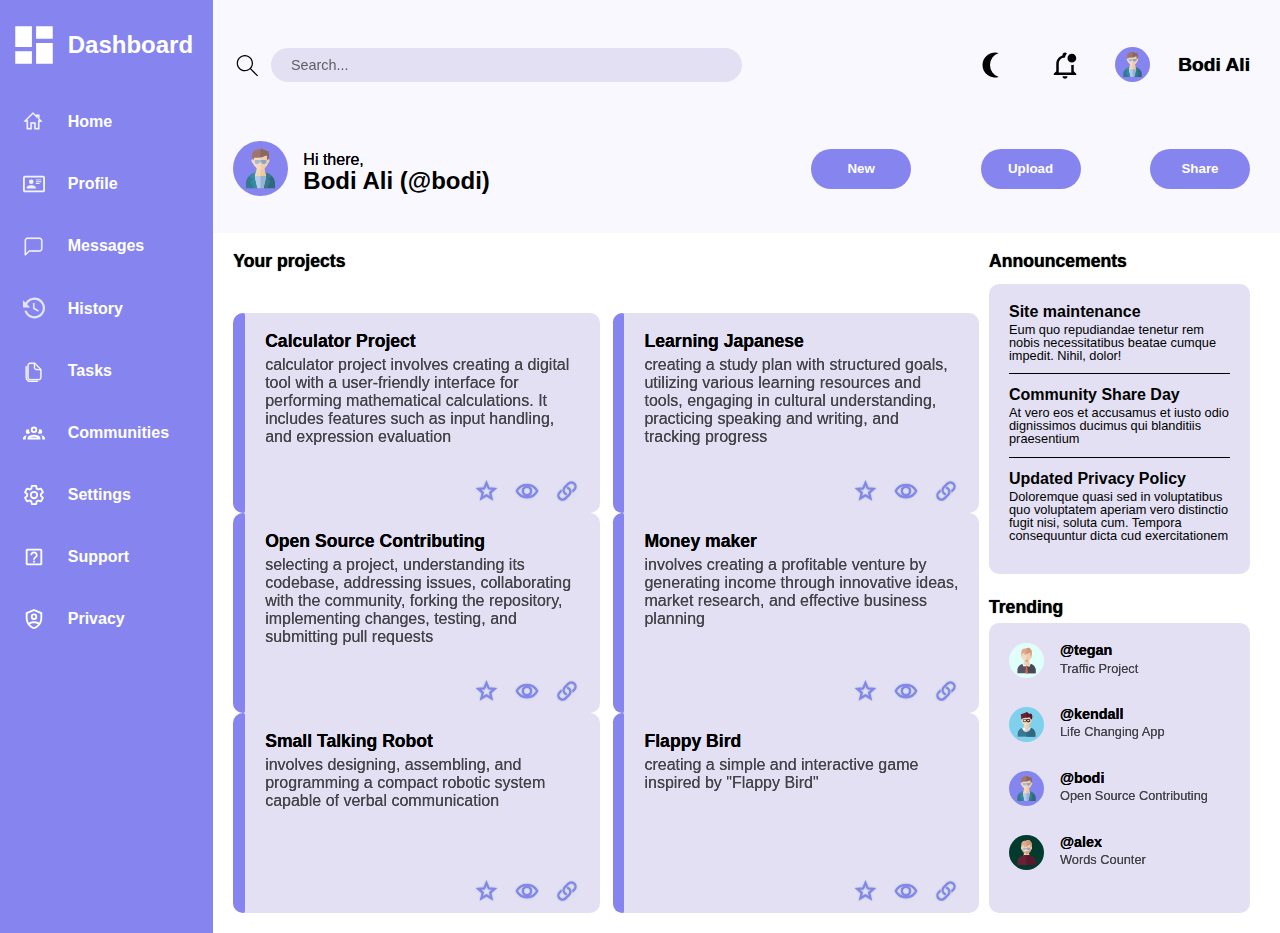
<file: index.html>
<!DOCTYPE html>
<html class="light" lang="en">
  <head>
    <meta charset="UTF-8" />
    <meta name="viewport" content="width=device-width, initial-scale=1.0" />
    <link rel="stylesheet" href="reset.css" />
    <link rel="stylesheet" href="style.css" />
    <link rel="stylesheet" href="media.css" />
    <link rel="icon" href="./images/dashboard.png" />
    <title>Admin Dashboard</title>
  </head>
  <body>
    <div class="container">
      <header>
        <div class="header-row">
          <svg class="header-icons magnify" xmlns="http://www.w3.org/2000/svg" viewBox="0 0 24 24">
            <path
              d="M9.5,4C13.09,4 16,6.91 16,10.5C16,12.12 15.41,13.6 14.43,14.73L20.08,20.38L19.37,21.09L13.72,15.44C12.59,16.41 11.11,17 9.5,17C5.91,17 3,14.09 3,10.5C3,6.91 5.91,4 9.5,4M9.5,5C6.46,5 4,7.46 4,10.5C4,13.54 6.46,16 9.5,16C12.54,16 15,13.54 15,10.5C15,7.46 12.54,5 9.5,5Z"
            />
          </svg>
          <div class="search-bar"><span>Search...</span></div>
        </div>

        <div class="header-row">
          <svg class="header-icons moon" xmlns="http://www.w3.org/2000/svg" viewBox="0 0 24 24">
            <path d="M2 12A10 10 0 0 0 15 21.54A10 10 0 0 1 15 2.46A10 10 0 0 0 2 12Z" />
          </svg>
          <svg class="header-icons bell" xmlns="http://www.w3.org/2000/svg" viewBox="0 0 24 24">
            <path
              d="M19 17V11.8C18.5 11.9 18 12 17.5 12H17V18H7V11C7 8.2 9.2 6 12 6C12.1 4.7 12.7 3.6 13.5 2.7C13.2 2.3 12.6 2 12 2C10.9 2 10 2.9 10 4V4.3C7 5.2 5 7.9 5 11V17L3 19V20H21V19L19 17M10 21C10 22.1 10.9 23 12 23S14 22.1 14 21H10M21 6.5C21 8.4 19.4 10 17.5 10S14 8.4 14 6.5 15.6 3 17.5 3 21 4.6 21 6.5"
            />
          </svg>
          <svg
            class="avatar-one"
            version="1.1"
            id="Layer_1"
            xmlns="http://www.w3.org/2000/svg"
            xmlns:xlink="http://www.w3.org/1999/xlink"
            viewBox="-64.88 -64.88 454.14 454.14"
            xml:space="preserve"
            width="216px"
            height="216px"
            fill="#ffffff"
            stroke="#ffffff"
            stroke-width="0.0032438500000000004"
            transform="matrix(1, 0, 0, 1, 0, 0)rotate(0)"
          >
            <g id="SVGRepo_bgCarrier" stroke-width="0" transform="translate(0,0), scale(1)">
              <rect
                x="-64.88"
                y="-64.88"
                width="454.14"
                height="454.14"
                rx="227.07"
                fill="#8685EF"
                strokewidth="0"
              ></rect>
            </g>
            <g
              id="SVGRepo_tracerCarrier"
              stroke-linecap="round"
              stroke-linejoin="round"
              stroke="#CCCCCC"
              stroke-width="3.8926199999999995"
            ></g>
            <g id="SVGRepo_iconCarrier">
              <g id="XMLID_1093_">
                <g id="XMLID_1094_">
                  <g id="XMLID_1304_">
                    <path
                      id="XMLID_1305_"
                      style="fill: #f3d8b6"
                      d="M245.381,228.832c-18.667-6.681-51.458-11.736-51.458-81.376h-29.23h-5.002 h-29.23c0,69.64-32.791,74.695-51.458,81.376c0,47.368,68.832,48.824,80.688,53.239v1.537c0,0,0.922-0.188,2.501-0.68 c1.579,0.492,2.501,0.68,2.501,0.68v-1.537C176.549,277.657,245.381,276.2,245.381,228.832z"
                    ></path>
                  </g>
                  <path
                    id="XMLID_1306_"
                    style="fill: #eec8a2"
                    d="M193.923,147.457h-29.23h-2.417v135.497c1.526,0.472,2.417,0.654,2.417,0.654 v-1.537c11.856-4.415,80.688-5.871,80.688-53.239C226.714,222.152,193.923,217.097,193.923,147.457z"
                  ></path>
                </g>
                <g id="XMLID_1307_">
                  <g id="XMLID_1308_">
                    <path
                      id="XMLID_1309_"
                      style="fill: #f3dbc4"
                      d="M162.194,169.619c-27.454,0-48.409-23.119-57.799-40.456 s-15.888-79.445,4.34-106.897c19.808-26.883,53.459-13.838,53.459-13.838s33.649-13.045,53.458,13.838 c20.226,27.452,13.726,89.56,4.335,106.897C210.595,146.5,189.643,169.619,162.194,169.619z"
                    ></path>
                  </g>
                  <path
                    id="XMLID_1310_"
                    style="fill: #edceae"
                    d="M215.653,22.266C196.395-3.867,164.065,7.729,162.276,8.397v161.22 c27.408-0.046,48.329-23.135,57.712-40.454C229.378,111.826,235.879,49.719,215.653,22.266z"
                  ></path>
                </g>
                <g id="XMLID_1311_">
                  <ellipse
                    id="XMLID_65_"
                    transform="matrix(0.3543 -0.9351 0.9351 0.3543 49.5754 275.6114)"
                    style="fill: #edceae"
                    cx="224.366"
                    cy="101.907"
                    rx="17.187"
                    ry="10.048"
                  ></ellipse>
                  <ellipse
                    id="XMLID_64_"
                    transform="matrix(0.3543 0.9351 -0.9351 0.3543 159.8797 -27.7212)"
                    style="fill: #f3dbc4"
                    cx="100.014"
                    cy="101.913"
                    rx="17.187"
                    ry="10.048"
                  ></ellipse>
                </g>
                <g id="XMLID_1312_">
                  <g id="XMLID_1313_">
                    <path
                      id="XMLID_1314_"
                      style="fill: #a7b8d4"
                      d="M204.186,91.841h-27.689c-1.185,0-2.356,0.243-3.431,0.713l-10.874,3.873 l-10.874-3.873c-1.075-0.47-2.246-0.713-3.431-0.713h-27.688c-5.509,0-7.411,9.474-7.411,9.474 c0,12.532,9.191,22.692,23.756,22.692c8.882,0,17.409-9.44,22.649-17.081h6c5.24,7.641,13.768,17.081,22.649,17.081 c14.565,0,23.756-10.16,23.756-22.692C211.597,101.315,209.696,91.841,204.186,91.841z"
                    ></path>
                  </g>
                  <path
                    id="XMLID_1315_"
                    style="fill: #8aa4c2"
                    d="M204.186,91.841h-27.689c-1.185,0-2.356,0.243-3.431,0.713l-10.791,3.843v10.529 h2.917c5.24,7.641,13.768,17.081,22.649,17.081c14.565,0,23.756-10.16,23.756-22.692 C211.597,101.315,209.696,91.841,204.186,91.841z"
                  ></path>
                </g>
                <g id="XMLID_1316_">
                  <path
                    id="XMLID_1319_"
                    style="fill: #a0756f"
                    d="M218.585,18.112c-2.16,0.019-25.469-13.121-41.382-16.355 c-18.766-3.814-18.777-0.529-26.02,1.516C134.348-9.076,92.679,27.924,92.679,35.568c0,37.112-2.768,40.697,1.715,53.646 s8.466,23.407,8.466,23.407s2.988,9.819,2.988-10.697c0-55.843,2.805-3.574,100.009-46.537 c19.157-8.467,9.145,19.96,11.137,40.379s2.988,16.854,2.988,16.854s3.984-10.458,8.466-23.407 C232.931,76.265,237.937,17.942,218.585,18.112z"
                  ></path>
                  <path
                    id="XMLID_1322_"
                    style="fill: #8c6762"
                    d="M218.585,18.112c-2.16,0.019-25.469-13.121-41.382-16.355 c-7.314-1.487-11.773-1.892-14.928-1.716v70.406c11.865-2.755,26.208-7.381,43.581-15.06c19.157-8.467,9.145,19.96,11.137,40.379 c1.992,20.419,2.988,16.854,2.988,16.854s3.984-10.458,8.466-23.407C232.931,76.265,237.937,17.942,218.585,18.112z"
                  ></path>
                </g>
                <g id="XMLID_1323_">
                  <rect
                    id="XMLID_51_"
                    x="105.138"
                    y="223.924"
                    style="fill: #b7cae9"
                    width="114.108"
                    height="100.325"
                  ></rect>
                  <rect
                    id="XMLID_1324_"
                    x="162.276"
                    y="223.924"
                    style="fill: #96b3d4"
                    width="56.971"
                    height="100.325"
                  ></rect>
                </g>
                <g id="XMLID_1325_">
                  <g id="XMLID_1326_">
                    <path
                      id="XMLID_46_"
                      style="fill: #367992"
                      d="M82.285,212.791c6.042-3.641,19.69-7.43,26.844-9.196 c5.953-1.488,3.486,14.829,5.684,35.763c2.277,21.677,19.285,85.027,19.285,85.027H41.681v-40.681 C41.681,253.273,59.058,226.741,82.285,212.791z"
                    ></path>
                    <path
                      id="XMLID_43_"
                      style="fill: #358ba2"
                      d="M123.096,193.924c0,0-32.452,8.501-39.684,18.626 c-7.232,10.124-11.571,23.865-11.571,23.865l28.204,10.124l-20.887,20.344l28.15,57.366h26.791c0,0-20.207-72.454-20.67-97.992 C113.277,217.89,123.096,193.924,123.096,193.924z"
                    ></path>
                  </g>
                  <g id="XMLID_1327_">
                    <path
                      id="XMLID_1332_"
                      style="fill: #2f697e"
                      d="M242.099,212.791c-6.042-3.641-19.69-7.43-26.844-9.196 c-5.953-1.488-3.486,14.829-5.684,35.763c-2.277,21.677-19.285,85.027-19.285,85.027h92.418v-40.681 C282.704,253.273,265.327,226.741,242.099,212.791z"
                    ></path>
                    <path
                      id="XMLID_1335_"
                      style="fill: #367992"
                      d="M201.289,193.924c0,0,32.452,8.501,39.684,18.626 c7.232,10.124,11.571,23.865,11.571,23.865l-28.204,10.124l20.887,20.344l-28.15,57.366h-26.791c0,0,20.207-72.454,20.669-97.992 C211.107,217.89,201.289,193.924,201.289,193.924z"
                    ></path>
                  </g>
                </g>
                <g id="XMLID_1336_">
                  <ellipse
                    id="XMLID_33_"
                    transform="matrix(0.3543 -0.9351 0.9351 0.3543 49.5754 275.6114)"
                    style="fill: #edceae"
                    cx="224.366"
                    cy="101.907"
                    rx="17.187"
                    ry="10.048"
                  ></ellipse>
                  <ellipse
                    id="XMLID_32_"
                    transform="matrix(0.3543 0.9351 -0.9351 0.3543 159.8797 -27.7212)"
                    style="fill: #f3dbc4"
                    cx="100.014"
                    cy="101.913"
                    rx="17.187"
                    ry="10.048"
                  ></ellipse>
                </g>
              </g>
            </g>
          </svg>
          <span>Bodi Ali</span>
        </div>
        <div class="header-row">
          <svg
            class="avatar-two"
            version="1.1"
            id="Layer_1"
            xmlns="http://www.w3.org/2000/svg"
            xmlns:xlink="http://www.w3.org/1999/xlink"
            viewBox="-64.88 -64.88 454.14 454.14"
            xml:space="preserve"
            width="216px"
            height="216px"
            fill="#ffffff"
            stroke="#ffffff"
            stroke-width="0.0032438500000000004"
            transform="matrix(1, 0, 0, 1, 0, 0)rotate(0)"
          >
            <g id="SVGRepo_bgCarrier" stroke-width="0" transform="translate(0,0), scale(1)">
              <rect
                x="-64.88"
                y="-64.88"
                width="454.14"
                height="454.14"
                rx="227.07"
                fill="#8685EF"
                strokewidth="0"
              ></rect>
            </g>
            <g
              id="SVGRepo_tracerCarrier"
              stroke-linecap="round"
              stroke-linejoin="round"
              stroke="#CCCCCC"
              stroke-width="3.8926199999999995"
            ></g>
            <g id="SVGRepo_iconCarrier">
              <g id="XMLID_1093_">
                <g id="XMLID_1094_">
                  <g id="XMLID_1304_">
                    <path
                      id="XMLID_1305_"
                      style="fill: #f3d8b6"
                      d="M245.381,228.832c-18.667-6.681-51.458-11.736-51.458-81.376h-29.23h-5.002 h-29.23c0,69.64-32.791,74.695-51.458,81.376c0,47.368,68.832,48.824,80.688,53.239v1.537c0,0,0.922-0.188,2.501-0.68 c1.579,0.492,2.501,0.68,2.501,0.68v-1.537C176.549,277.657,245.381,276.2,245.381,228.832z"
                    ></path>
                  </g>
                  <path
                    id="XMLID_1306_"
                    style="fill: #eec8a2"
                    d="M193.923,147.457h-29.23h-2.417v135.497c1.526,0.472,2.417,0.654,2.417,0.654 v-1.537c11.856-4.415,80.688-5.871,80.688-53.239C226.714,222.152,193.923,217.097,193.923,147.457z"
                  ></path>
                </g>
                <g id="XMLID_1307_">
                  <g id="XMLID_1308_">
                    <path
                      id="XMLID_1309_"
                      style="fill: #f3dbc4"
                      d="M162.194,169.619c-27.454,0-48.409-23.119-57.799-40.456 s-15.888-79.445,4.34-106.897c19.808-26.883,53.459-13.838,53.459-13.838s33.649-13.045,53.458,13.838 c20.226,27.452,13.726,89.56,4.335,106.897C210.595,146.5,189.643,169.619,162.194,169.619z"
                    ></path>
                  </g>
                  <path
                    id="XMLID_1310_"
                    style="fill: #edceae"
                    d="M215.653,22.266C196.395-3.867,164.065,7.729,162.276,8.397v161.22 c27.408-0.046,48.329-23.135,57.712-40.454C229.378,111.826,235.879,49.719,215.653,22.266z"
                  ></path>
                </g>
                <g id="XMLID_1311_">
                  <ellipse
                    id="XMLID_65_"
                    transform="matrix(0.3543 -0.9351 0.9351 0.3543 49.5754 275.6114)"
                    style="fill: #edceae"
                    cx="224.366"
                    cy="101.907"
                    rx="17.187"
                    ry="10.048"
                  ></ellipse>
                  <ellipse
                    id="XMLID_64_"
                    transform="matrix(0.3543 0.9351 -0.9351 0.3543 159.8797 -27.7212)"
                    style="fill: #f3dbc4"
                    cx="100.014"
                    cy="101.913"
                    rx="17.187"
                    ry="10.048"
                  ></ellipse>
                </g>
                <g id="XMLID_1312_">
                  <g id="XMLID_1313_">
                    <path
                      id="XMLID_1314_"
                      style="fill: #a7b8d4"
                      d="M204.186,91.841h-27.689c-1.185,0-2.356,0.243-3.431,0.713l-10.874,3.873 l-10.874-3.873c-1.075-0.47-2.246-0.713-3.431-0.713h-27.688c-5.509,0-7.411,9.474-7.411,9.474 c0,12.532,9.191,22.692,23.756,22.692c8.882,0,17.409-9.44,22.649-17.081h6c5.24,7.641,13.768,17.081,22.649,17.081 c14.565,0,23.756-10.16,23.756-22.692C211.597,101.315,209.696,91.841,204.186,91.841z"
                    ></path>
                  </g>
                  <path
                    id="XMLID_1315_"
                    style="fill: #8aa4c2"
                    d="M204.186,91.841h-27.689c-1.185,0-2.356,0.243-3.431,0.713l-10.791,3.843v10.529 h2.917c5.24,7.641,13.768,17.081,22.649,17.081c14.565,0,23.756-10.16,23.756-22.692 C211.597,101.315,209.696,91.841,204.186,91.841z"
                  ></path>
                </g>
                <g id="XMLID_1316_">
                  <path
                    id="XMLID_1319_"
                    style="fill: #a0756f"
                    d="M218.585,18.112c-2.16,0.019-25.469-13.121-41.382-16.355 c-18.766-3.814-18.777-0.529-26.02,1.516C134.348-9.076,92.679,27.924,92.679,35.568c0,37.112-2.768,40.697,1.715,53.646 s8.466,23.407,8.466,23.407s2.988,9.819,2.988-10.697c0-55.843,2.805-3.574,100.009-46.537 c19.157-8.467,9.145,19.96,11.137,40.379s2.988,16.854,2.988,16.854s3.984-10.458,8.466-23.407 C232.931,76.265,237.937,17.942,218.585,18.112z"
                  ></path>
                  <path
                    id="XMLID_1322_"
                    style="fill: #8c6762"
                    d="M218.585,18.112c-2.16,0.019-25.469-13.121-41.382-16.355 c-7.314-1.487-11.773-1.892-14.928-1.716v70.406c11.865-2.755,26.208-7.381,43.581-15.06c19.157-8.467,9.145,19.96,11.137,40.379 c1.992,20.419,2.988,16.854,2.988,16.854s3.984-10.458,8.466-23.407C232.931,76.265,237.937,17.942,218.585,18.112z"
                  ></path>
                </g>
                <g id="XMLID_1323_">
                  <rect
                    id="XMLID_51_"
                    x="105.138"
                    y="223.924"
                    style="fill: #b7cae9"
                    width="114.108"
                    height="100.325"
                  ></rect>
                  <rect
                    id="XMLID_1324_"
                    x="162.276"
                    y="223.924"
                    style="fill: #96b3d4"
                    width="56.971"
                    height="100.325"
                  ></rect>
                </g>
                <g id="XMLID_1325_">
                  <g id="XMLID_1326_">
                    <path
                      id="XMLID_46_"
                      style="fill: #367992"
                      d="M82.285,212.791c6.042-3.641,19.69-7.43,26.844-9.196 c5.953-1.488,3.486,14.829,5.684,35.763c2.277,21.677,19.285,85.027,19.285,85.027H41.681v-40.681 C41.681,253.273,59.058,226.741,82.285,212.791z"
                    ></path>
                    <path
                      id="XMLID_43_"
                      style="fill: #358ba2"
                      d="M123.096,193.924c0,0-32.452,8.501-39.684,18.626 c-7.232,10.124-11.571,23.865-11.571,23.865l28.204,10.124l-20.887,20.344l28.15,57.366h26.791c0,0-20.207-72.454-20.67-97.992 C113.277,217.89,123.096,193.924,123.096,193.924z"
                    ></path>
                  </g>
                  <g id="XMLID_1327_">
                    <path
                      id="XMLID_1332_"
                      style="fill: #2f697e"
                      d="M242.099,212.791c-6.042-3.641-19.69-7.43-26.844-9.196 c-5.953-1.488-3.486,14.829-5.684,35.763c-2.277,21.677-19.285,85.027-19.285,85.027h92.418v-40.681 C282.704,253.273,265.327,226.741,242.099,212.791z"
                    ></path>
                    <path
                      id="XMLID_1335_"
                      style="fill: #367992"
                      d="M201.289,193.924c0,0,32.452,8.501,39.684,18.626 c7.232,10.124,11.571,23.865,11.571,23.865l-28.204,10.124l20.887,20.344l-28.15,57.366h-26.791c0,0,20.207-72.454,20.669-97.992 C211.107,217.89,201.289,193.924,201.289,193.924z"
                    ></path>
                  </g>
                </g>
                <g id="XMLID_1336_">
                  <ellipse
                    id="XMLID_33_"
                    transform="matrix(0.3543 -0.9351 0.9351 0.3543 49.5754 275.6114)"
                    style="fill: #edceae"
                    cx="224.366"
                    cy="101.907"
                    rx="17.187"
                    ry="10.048"
                  ></ellipse>
                  <ellipse
                    id="XMLID_32_"
                    transform="matrix(0.3543 0.9351 -0.9351 0.3543 159.8797 -27.7212)"
                    style="fill: #f3dbc4"
                    cx="100.014"
                    cy="101.913"
                    rx="17.187"
                    ry="10.048"
                  ></ellipse>
                </g>
              </g>
            </g>
          </svg>
          <span
            >Hi there, <br />
            Bodi Ali (@bodi)</span
          >
        </div>
        <div class="header-row">
          <button>New</button>
          <button>Upload</button>
          <button>Share</button>
        </div>
      </header>
      <aside>
        <svg class="side-icon" xmlns="http://www.w3.org/2000/svg" viewBox="0 0 24 24">
          <path
            d="M13,3V9H21V3M13,21H21V11H13M3,21H11V15H3M3,13H11V3H3V13Z"
            fill="white"
            stroke="white"
            stroke-width="0"
          />
        </svg>
        <span>Dashboard</span>

        <svg class="side-icons" xmlns="http://www.w3.org/2000/svg" viewBox="0 0 24 24">
          <path
            d="M16,8.41L11.5,3.91L4.41,11H6V12L6,19H9V13H14V19H17V11H18.59L17,9.41V6H16V8.41M2,12L11.5,2.5L15,6V5H18V9L21,12H18V20H13V14H10V20H5V12H2Z"
            fill="white"
            stroke="white"
            stroke-width="0.5"
          />
        </svg>
        <span>Home</span>
        <svg class="side-icons" xmlns="http://www.w3.org/2000/svg" viewBox="0 0 24 24">
          <path
            d="M22,3H2C0.91,3.04 0.04,3.91 0,5V19C0.04,20.09 0.91,20.96 2,21H22C23.09,20.96 23.96,20.09 24,19V5C23.96,3.91 23.09,3.04 22,3M22,19H2V5H22V19M14,17V15.75C14,14.09 10.66,13.25 9,13.25C7.34,13.25 4,14.09 4,15.75V17H14M9,7A2.5,2.5 0 0,0 6.5,9.5A2.5,2.5 0 0,0 9,12A2.5,2.5 0 0,0 11.5,9.5A2.5,2.5 0 0,0 9,7M14,7V8H20V7H14M14,9V10H20V9H14M14,11V12H18V11H14"
            fill="white"
            stroke="white"
            stroke-width="0"
          />
        </svg>
        <span>Profile</span>
        <svg class="side-icons" xmlns="http://www.w3.org/2000/svg" viewBox="0 0 24 24">
          <path
            d="M3,20.59L6.59,17H18C19.1,17 20,16.1 20,15V6C20,4.9 19.1,4 18,4H5C3.9,4 3,4.9 3,6V20.59M3,22H2V6C2,4.34 3.34,3 5,3H18C19.66,3 21,4.34 21,6V15C21,16.66 19.66,18 18,18H7L3,22Z"
            fill="white"
            stroke="white"
            stroke-width="0.5"
          />
        </svg>
        <span>Messages</span>

        <svg
          class="side-icons"
          height="21px"
          version="1.1"
          viewBox="0 0 20 21"
          width="20px"
          xmlns="http://www.w3.org/2000/svg"
          xmlns:sketch="http://www.bohemiancoding.com/sketch/ns"
          xmlns:xlink="http://www.w3.org/1999/xlink"
        >
          <title />
          <desc />
          <defs />
          <g fill="white" fill-rule="white" id="Page-1" stroke="white" stroke-width="0">
            <g fill="#white" id="Core" opacity="0.8" transform="translate(-464.000000, -254.000000)">
              <g id="history" transform="translate(464.000000, 254.500000)">
                <path
                  d="M10.5,0 C7,0 3.9,1.9 2.3,4.8 L0,2.5 L0,9 L6.5,9 L3.7,6.2 C5,3.7 7.5,2 10.5,2 C14.6,2 18,5.4 18,9.5 C18,13.6 14.6,17 10.5,17 C7.2,17 4.5,14.9 3.4,12 L1.3,12 C2.4,16 6.1,19 10.5,19 C15.8,19 20,14.7 20,9.5 C20,4.3 15.7,0 10.5,0 L10.5,0 Z M9,5 L9,10.1 L13.7,12.9 L14.5,11.6 L10.5,9.2 L10.5,5 L9,5 L9,5 Z"
                  id="Shape"
                  stroke="white"
                  fill="white"
                />
              </g>
            </g>
          </g>
        </svg>
        <span>History</span>
        <svg class="side-icons" xmlns="http://www.w3.org/2000/svg" viewBox="0 0 24 24">
          <path
            d="M15,11C13.34,11 12,9.66 12,8V4H8C6.9,4 6,4.9 6,6V19C6,20.1 6.9,21 8,21H17C18.1,21 19,20.1 19,19V11H15M13,8C13,9.1 13.9,10 15,10H18.59L13,4.41V8M8,3H13L20,10V19C20,20.66 18.66,22 17,22H8C6.34,22 5,20.66 5,19V6C5,4.34 6.34,3 8,3M8,24C5.24,24 3,21.76 3,19V7H4V19C4,21.21 5.79,23 8,23H16V24H8Z"
            fill="white"
            stroke="white"
            stroke-width="0.5"
          />
        </svg>
        <span>Tasks</span>
        <svg class="side-icons" xmlns="http://www.w3.org/2000/svg" viewBox="0 0 24 24">
          <path
            d="M12,5A3.5,3.5 0 0,0 8.5,8.5A3.5,3.5 0 0,0 12,12A3.5,3.5 0 0,0 15.5,8.5A3.5,3.5 0 0,0 12,5M12,7A1.5,1.5 0 0,1 13.5,8.5A1.5,1.5 0 0,1 12,10A1.5,1.5 0 0,1 10.5,8.5A1.5,1.5 0 0,1 12,7M5.5,8A2.5,2.5 0 0,0 3,10.5C3,11.44 3.53,12.25 4.29,12.68C4.65,12.88 5.06,13 5.5,13C5.94,13 6.35,12.88 6.71,12.68C7.08,12.47 7.39,12.17 7.62,11.81C6.89,10.86 6.5,9.7 6.5,8.5C6.5,8.41 6.5,8.31 6.5,8.22C6.2,8.08 5.86,8 5.5,8M18.5,8C18.14,8 17.8,8.08 17.5,8.22C17.5,8.31 17.5,8.41 17.5,8.5C17.5,9.7 17.11,10.86 16.38,11.81C16.5,12 16.63,12.15 16.78,12.3C16.94,12.45 17.1,12.58 17.29,12.68C17.65,12.88 18.06,13 18.5,13C18.94,13 19.35,12.88 19.71,12.68C20.47,12.25 21,11.44 21,10.5A2.5,2.5 0 0,0 18.5,8M12,14C9.66,14 5,15.17 5,17.5V19H19V17.5C19,15.17 14.34,14 12,14M4.71,14.55C2.78,14.78 0,15.76 0,17.5V19H3V17.07C3,16.06 3.69,15.22 4.71,14.55M19.29,14.55C20.31,15.22 21,16.06 21,17.07V19H24V17.5C24,15.76 21.22,14.78 19.29,14.55M12,16C13.53,16 15.24,16.5 16.23,17H7.77C8.76,16.5 10.47,16 12,16Z"
            fill="white"
            stroke="white"
            stroke-width="0"
          />
        </svg>
        <span>Communities</span>
        <svg class="side-icons" xmlns="http://www.w3.org/2000/svg" viewBox="0 0 24 24">
          <path
            class="settings"
            d="M12,15.5A3.5,3.5 0 0,1 8.5,12A3.5,3.5 0 0,1 12,8.5A3.5,3.5 0 0,1 15.5,12A3.5,3.5 0 0,1 12,15.5M19.43,12.97C19.47,12.65 19.5,12.33 19.5,12C19.5,11.67 19.47,11.34 19.43,11L21.54,9.37C21.73,9.22 21.78,8.95 21.66,8.73L19.66,5.27C19.54,5.05 19.27,4.96 19.05,5.05L16.56,6.05C16.04,5.66 15.5,5.32 14.87,5.07L14.5,2.42C14.46,2.18 14.25,2 14,2H10C9.75,2 9.54,2.18 9.5,2.42L9.13,5.07C8.5,5.32 7.96,5.66 7.44,6.05L4.95,5.05C4.73,4.96 4.46,5.05 4.34,5.27L2.34,8.73C2.21,8.95 2.27,9.22 2.46,9.37L4.57,11C4.53,11.34 4.5,11.67 4.5,12C4.5,12.33 4.53,12.65 4.57,12.97L2.46,14.63C2.27,14.78 2.21,15.05 2.34,15.27L4.34,18.73C4.46,18.95 4.73,19.03 4.95,18.95L7.44,17.94C7.96,18.34 8.5,18.68 9.13,18.93L9.5,21.58C9.54,21.82 9.75,22 10,22H14C14.25,22 14.46,21.82 14.5,21.58L14.87,18.93C15.5,18.67 16.04,18.34 16.56,17.94L19.05,18.95C19.27,19.03 19.54,18.95 19.66,18.73L21.66,15.27C21.78,15.05 21.73,14.78 21.54,14.63L19.43,12.97Z"
            fill="none"
            stroke="white"
            stroke-width="2"
          />
        </svg>
        <span>Settings</span>
        <svg class="side-icons" xmlns="http://www.w3.org/2000/svg" viewBox="0 0 24 24">
          <path
            d="M11 18H13V16H11V18M12 6C9.8 6 8 7.8 8 10H10C10 8.9 10.9 8 12 8S14 8.9 14 10C14 12 11 11.8 11 15H13C13 12.8 16 12.5 16 10C16 7.8 14.2 6 12 6M19 5V19H5V5H19M19 3H5C3.9 3 3 3.9 3 5V19C3 20.1 3.9 21 5 21H19C20.1 21 21 20.1 21 19V5C21 3.9 20.1 3 19 3Z"
            fill="white"
            stroke="white"
            stroke-width="0"
          />
        </svg>
        <span>Support</span>
        <svg class="side-icons" xmlns="http://www.w3.org/2000/svg" viewBox="0 0 24 24">
          <path
            d="M12,1L3,5V11C3,16.55 6.84,21.74 12,23C17.16,21.74 21,16.55 21,11V5L12,1M12,3.18L19,6.3V11.22C19,12.92 18.5,14.65 17.65,16.17C16,14.94 13.26,14.5 12,14.5C10.74,14.5 8,14.94 6.35,16.17C5.5,14.65 5,12.92 5,11.22V6.3L12,3.18M12,6A3.5,3.5 0 0,0 8.5,9.5A3.5,3.5 0 0,0 12,13A3.5,3.5 0 0,0 15.5,9.5A3.5,3.5 0 0,0 12,6M12,8A1.5,1.5 0 0,1 13.5,9.5A1.5,1.5 0 0,1 12,11A1.5,1.5 0 0,1 10.5,9.5A1.5,1.5 0 0,1 12,8M12,16.5C13.57,16.5 15.64,17.11 16.53,17.84C15.29,19.38 13.7,20.55 12,21C10.3,20.55 8.71,19.38 7.47,17.84C8.37,17.11 10.43,16.5 12,16.5Z"
            fill="white"
            stroke="white"
            stroke-width="0"
          />
        </svg>
        <span>Privacy</span>
      </aside>
      <main>
        <div class="card-container">
          <p>Your projects</p>
          <div class="card">
            <div class="color-block"></div>
            <div class="text-container">
              <h2>Calculator Project</h2>
              <p>
                calculator project involves creating a digital tool with a user-friendly interface for
                performing mathematical calculations. It includes features such as input handling, and
                expression evaluation
              </p>
            </div>
            <div class="card-icon-container">
              <svg class="card-icon" xmlns="http://www.w3.org/2000/svg" viewBox="0 0 24 24">
                <title>star</title>
                <path
                  d="M12.86,10.44L11,6.06L9.14,10.45L4.39,10.86L8,14L6.92,18.63L11,16.17L15.09,18.63L14,14L17.61,10.86L12.86,10.44M16.59,20.7L11,17.34L5.42,20.7L6.88,14.35L1.96,10.07L8.45,9.5L11,3.5L13.55,9.5L20.04,10.07L15.12,14.34L16.59,20.7Z"
                  stroke="#8685EF"
                  stroke-width="1.2"
                />
              </svg>
              <svg class="card-icon" xmlns="http://www.w3.org/2000/svg" viewBox="0 0 24 24">
                <title>eye</title>
                <path
                  d="M11.5,18C15.5,18 18.96,15.78 20.74,12.5C18.96,9.22 15.5,7 11.5,7C7.5,7 4.04,9.22 2.26,12.5C4.04,15.78 7.5,18 11.5,18M11.5,6C16.06,6 20,8.65 21.86,12.5C20,16.35 16.06,19 11.5,19C6.94,19 3,16.35 1.14,12.5C3,8.65 6.94,6 11.5,6M11.5,8C14,8 16,10 16,12.5C16,15 14,17 11.5,17C9,17 7,15 7,12.5C7,10 9,8 11.5,8M11.5,9C9.57,9 8,10.57 8,12.5C8,14.43 9.57,16 11.5,16C13.43,16 15,14.43 15,12.5C15,10.57 13.43,9 11.5,9Z"
                  stroke="#8685EF"
                  stroke-width="1.2"
                />
              </svg>
              <svg class="card-icon" xmlns="http://www.w3.org/2000/svg" viewBox="0 0 24 24">
                <title>link-variant</title>
                <path
                  d="M10.73,14.97C11,15.08 11.09,15.38 10.97,15.63C10.85,15.88 10.56,16 10.31,15.87H10.3C9.84,15.66 9.41,15.36 9.03,14.97C7.27,13.22 7.27,10.37 9.03,8.61L12.56,5.08C14.32,3.32 17.17,3.32 18.92,5.08C20.68,6.83 20.68,9.68 18.92,11.44L17.29,13.07L17.14,11.81L18.22,10.73C19.58,9.37 19.58,7.15 18.22,5.78C16.85,4.42 14.63,4.42 13.27,5.78L9.73,9.32C8.37,10.68 8.37,12.9 9.73,14.27C10.03,14.57 10.37,14.8 10.73,14.97V14.97M4.08,19.92C2.32,18.17 2.32,15.32 4.08,13.56L5.71,11.93L5.86,13.19L4.78,14.27C3.42,15.63 3.42,17.85 4.78,19.22C6.15,20.58 8.37,20.58 9.73,19.22L13.27,15.68C14.63,14.32 14.63,12.1 13.27,10.73C12.97,10.43 12.63,10.2 12.27,10.03V10.04C12,9.92 11.91,9.62 12.03,9.37C12.15,9.12 12.44,9 12.69,9.13H12.7C13.16,9.34 13.59,9.64 13.97,10.03C15.73,11.78 15.73,14.63 13.97,16.39L10.44,19.92C8.68,21.68 5.83,21.68 4.08,19.92Z"
                  stroke="#8685EF"
                  stroke-width="1.2"
                />
              </svg>
            </div>
          </div>
          <div class="card">
            <div class="color-block"></div>

            <div class="text-container">
              <h2>Learning Japanese</h2>
              <p>
                creating a study plan with structured goals, utilizing various learning resources and tools,
                engaging in cultural understanding, practicing speaking and writing, and tracking progress
              </p>
            </div>
            <div class="card-icon-container">
              <svg class="card-icon" xmlns="http://www.w3.org/2000/svg" viewBox="0 0 24 24">
                <title>star</title>
                <path
                  d="M12.86,10.44L11,6.06L9.14,10.45L4.39,10.86L8,14L6.92,18.63L11,16.17L15.09,18.63L14,14L17.61,10.86L12.86,10.44M16.59,20.7L11,17.34L5.42,20.7L6.88,14.35L1.96,10.07L8.45,9.5L11,3.5L13.55,9.5L20.04,10.07L15.12,14.34L16.59,20.7Z"
                  stroke="#8685EF"
                  stroke-width="1.2"
                />
              </svg>
              <svg class="card-icon" xmlns="http://www.w3.org/2000/svg" viewBox="0 0 24 24">
                <title>eye</title>
                <path
                  d="M11.5,18C15.5,18 18.96,15.78 20.74,12.5C18.96,9.22 15.5,7 11.5,7C7.5,7 4.04,9.22 2.26,12.5C4.04,15.78 7.5,18 11.5,18M11.5,6C16.06,6 20,8.65 21.86,12.5C20,16.35 16.06,19 11.5,19C6.94,19 3,16.35 1.14,12.5C3,8.65 6.94,6 11.5,6M11.5,8C14,8 16,10 16,12.5C16,15 14,17 11.5,17C9,17 7,15 7,12.5C7,10 9,8 11.5,8M11.5,9C9.57,9 8,10.57 8,12.5C8,14.43 9.57,16 11.5,16C13.43,16 15,14.43 15,12.5C15,10.57 13.43,9 11.5,9Z"
                  stroke="#8685EF"
                  stroke-width="1.2"
                />
              </svg>
              <svg class="card-icon" xmlns="http://www.w3.org/2000/svg" viewBox="0 0 24 24">
                <title>link-variant</title>
                <path
                  d="M10.73,14.97C11,15.08 11.09,15.38 10.97,15.63C10.85,15.88 10.56,16 10.31,15.87H10.3C9.84,15.66 9.41,15.36 9.03,14.97C7.27,13.22 7.27,10.37 9.03,8.61L12.56,5.08C14.32,3.32 17.17,3.32 18.92,5.08C20.68,6.83 20.68,9.68 18.92,11.44L17.29,13.07L17.14,11.81L18.22,10.73C19.58,9.37 19.58,7.15 18.22,5.78C16.85,4.42 14.63,4.42 13.27,5.78L9.73,9.32C8.37,10.68 8.37,12.9 9.73,14.27C10.03,14.57 10.37,14.8 10.73,14.97V14.97M4.08,19.92C2.32,18.17 2.32,15.32 4.08,13.56L5.71,11.93L5.86,13.19L4.78,14.27C3.42,15.63 3.42,17.85 4.78,19.22C6.15,20.58 8.37,20.58 9.73,19.22L13.27,15.68C14.63,14.32 14.63,12.1 13.27,10.73C12.97,10.43 12.63,10.2 12.27,10.03V10.04C12,9.92 11.91,9.62 12.03,9.37C12.15,9.12 12.44,9 12.69,9.13H12.7C13.16,9.34 13.59,9.64 13.97,10.03C15.73,11.78 15.73,14.63 13.97,16.39L10.44,19.92C8.68,21.68 5.83,21.68 4.08,19.92Z"
                  stroke="#8685EF"
                  stroke-width="1.2"
                />
              </svg>
            </div>
          </div>
          <div class="card">
            <div class="color-block"></div>

            <div class="text-container">
              <h2>Open Source Contributing</h2>
              <p>
                selecting a project, understanding its codebase, addressing issues, collaborating with the
                community, forking the repository, implementing changes, testing, and submitting pull requests
              </p>
            </div>
            <div class="card-icon-container">
              <svg class="card-icon" xmlns="http://www.w3.org/2000/svg" viewBox="0 0 24 24">
                <title>star</title>
                <path
                  d="M12.86,10.44L11,6.06L9.14,10.45L4.39,10.86L8,14L6.92,18.63L11,16.17L15.09,18.63L14,14L17.61,10.86L12.86,10.44M16.59,20.7L11,17.34L5.42,20.7L6.88,14.35L1.96,10.07L8.45,9.5L11,3.5L13.55,9.5L20.04,10.07L15.12,14.34L16.59,20.7Z"
                  stroke="#8685EF"
                  stroke-width="1.2"
                />
              </svg>
              <svg class="card-icon" xmlns="http://www.w3.org/2000/svg" viewBox="0 0 24 24">
                <title>eye</title>
                <path
                  d="M11.5,18C15.5,18 18.96,15.78 20.74,12.5C18.96,9.22 15.5,7 11.5,7C7.5,7 4.04,9.22 2.26,12.5C4.04,15.78 7.5,18 11.5,18M11.5,6C16.06,6 20,8.65 21.86,12.5C20,16.35 16.06,19 11.5,19C6.94,19 3,16.35 1.14,12.5C3,8.65 6.94,6 11.5,6M11.5,8C14,8 16,10 16,12.5C16,15 14,17 11.5,17C9,17 7,15 7,12.5C7,10 9,8 11.5,8M11.5,9C9.57,9 8,10.57 8,12.5C8,14.43 9.57,16 11.5,16C13.43,16 15,14.43 15,12.5C15,10.57 13.43,9 11.5,9Z"
                  stroke="#8685EF"
                  stroke-width="1.2"
                />
              </svg>
              <svg class="card-icon" xmlns="http://www.w3.org/2000/svg" viewBox="0 0 24 24">
                <title>link-variant</title>
                <path
                  d="M10.73,14.97C11,15.08 11.09,15.38 10.97,15.63C10.85,15.88 10.56,16 10.31,15.87H10.3C9.84,15.66 9.41,15.36 9.03,14.97C7.27,13.22 7.27,10.37 9.03,8.61L12.56,5.08C14.32,3.32 17.17,3.32 18.92,5.08C20.68,6.83 20.68,9.68 18.92,11.44L17.29,13.07L17.14,11.81L18.22,10.73C19.58,9.37 19.58,7.15 18.22,5.78C16.85,4.42 14.63,4.42 13.27,5.78L9.73,9.32C8.37,10.68 8.37,12.9 9.73,14.27C10.03,14.57 10.37,14.8 10.73,14.97V14.97M4.08,19.92C2.32,18.17 2.32,15.32 4.08,13.56L5.71,11.93L5.86,13.19L4.78,14.27C3.42,15.63 3.42,17.85 4.78,19.22C6.15,20.58 8.37,20.58 9.73,19.22L13.27,15.68C14.63,14.32 14.63,12.1 13.27,10.73C12.97,10.43 12.63,10.2 12.27,10.03V10.04C12,9.92 11.91,9.62 12.03,9.37C12.15,9.12 12.44,9 12.69,9.13H12.7C13.16,9.34 13.59,9.64 13.97,10.03C15.73,11.78 15.73,14.63 13.97,16.39L10.44,19.92C8.68,21.68 5.83,21.68 4.08,19.92Z"
                  stroke="#8685EF"
                  stroke-width="1.2"
                />
              </svg>
            </div>
          </div>
          <div class="card">
            <div class="color-block"></div>
            <div class="text-container">
              <h2>Money maker</h2>
              <p>
                involves creating a profitable venture by generating income through innovative ideas, market
                research, and effective business planning
              </p>
            </div>
            <div class="card-icon-container">
              <svg class="card-icon" xmlns="http://www.w3.org/2000/svg" viewBox="0 0 24 24">
                <title>star</title>
                <path
                  d="M12.86,10.44L11,6.06L9.14,10.45L4.39,10.86L8,14L6.92,18.63L11,16.17L15.09,18.63L14,14L17.61,10.86L12.86,10.44M16.59,20.7L11,17.34L5.42,20.7L6.88,14.35L1.96,10.07L8.45,9.5L11,3.5L13.55,9.5L20.04,10.07L15.12,14.34L16.59,20.7Z"
                  stroke="#8685EF"
                  stroke-width="1.2"
                />
              </svg>
              <svg class="card-icon" xmlns="http://www.w3.org/2000/svg" viewBox="0 0 24 24">
                <title>eye</title>
                <path
                  d="M11.5,18C15.5,18 18.96,15.78 20.74,12.5C18.96,9.22 15.5,7 11.5,7C7.5,7 4.04,9.22 2.26,12.5C4.04,15.78 7.5,18 11.5,18M11.5,6C16.06,6 20,8.65 21.86,12.5C20,16.35 16.06,19 11.5,19C6.94,19 3,16.35 1.14,12.5C3,8.65 6.94,6 11.5,6M11.5,8C14,8 16,10 16,12.5C16,15 14,17 11.5,17C9,17 7,15 7,12.5C7,10 9,8 11.5,8M11.5,9C9.57,9 8,10.57 8,12.5C8,14.43 9.57,16 11.5,16C13.43,16 15,14.43 15,12.5C15,10.57 13.43,9 11.5,9Z"
                  stroke="#8685EF"
                  stroke-width="1.2"
                />
              </svg>
              <svg class="card-icon" xmlns="http://www.w3.org/2000/svg" viewBox="0 0 24 24">
                <title>link-variant</title>
                <path
                  d="M10.73,14.97C11,15.08 11.09,15.38 10.97,15.63C10.85,15.88 10.56,16 10.31,15.87H10.3C9.84,15.66 9.41,15.36 9.03,14.97C7.27,13.22 7.27,10.37 9.03,8.61L12.56,5.08C14.32,3.32 17.17,3.32 18.92,5.08C20.68,6.83 20.68,9.68 18.92,11.44L17.29,13.07L17.14,11.81L18.22,10.73C19.58,9.37 19.58,7.15 18.22,5.78C16.85,4.42 14.63,4.42 13.27,5.78L9.73,9.32C8.37,10.68 8.37,12.9 9.73,14.27C10.03,14.57 10.37,14.8 10.73,14.97V14.97M4.08,19.92C2.32,18.17 2.32,15.32 4.08,13.56L5.71,11.93L5.86,13.19L4.78,14.27C3.42,15.63 3.42,17.85 4.78,19.22C6.15,20.58 8.37,20.58 9.73,19.22L13.27,15.68C14.63,14.32 14.63,12.1 13.27,10.73C12.97,10.43 12.63,10.2 12.27,10.03V10.04C12,9.92 11.91,9.62 12.03,9.37C12.15,9.12 12.44,9 12.69,9.13H12.7C13.16,9.34 13.59,9.64 13.97,10.03C15.73,11.78 15.73,14.63 13.97,16.39L10.44,19.92C8.68,21.68 5.83,21.68 4.08,19.92Z"
                  stroke="#8685EF"
                  stroke-width="1.2"
                />
              </svg>
            </div>
          </div>
          <div class="card">
            <div class="color-block"></div>
            <div class="text-container">
              <h2>Small Talking Robot</h2>
              <p>
                involves designing, assembling, and programming a compact robotic system capable of verbal
                communication
              </p>
            </div>
            <div class="card-icon-container">
              <svg class="card-icon" xmlns="http://www.w3.org/2000/svg" viewBox="0 0 24 24">
                <title>star</title>
                <path
                  d="M12.86,10.44L11,6.06L9.14,10.45L4.39,10.86L8,14L6.92,18.63L11,16.17L15.09,18.63L14,14L17.61,10.86L12.86,10.44M16.59,20.7L11,17.34L5.42,20.7L6.88,14.35L1.96,10.07L8.45,9.5L11,3.5L13.55,9.5L20.04,10.07L15.12,14.34L16.59,20.7Z"
                  stroke="#8685EF"
                  stroke-width="1.2"
                />
              </svg>
              <svg class="card-icon" xmlns="http://www.w3.org/2000/svg" viewBox="0 0 24 24">
                <title>eye</title>
                <path
                  d="M11.5,18C15.5,18 18.96,15.78 20.74,12.5C18.96,9.22 15.5,7 11.5,7C7.5,7 4.04,9.22 2.26,12.5C4.04,15.78 7.5,18 11.5,18M11.5,6C16.06,6 20,8.65 21.86,12.5C20,16.35 16.06,19 11.5,19C6.94,19 3,16.35 1.14,12.5C3,8.65 6.94,6 11.5,6M11.5,8C14,8 16,10 16,12.5C16,15 14,17 11.5,17C9,17 7,15 7,12.5C7,10 9,8 11.5,8M11.5,9C9.57,9 8,10.57 8,12.5C8,14.43 9.57,16 11.5,16C13.43,16 15,14.43 15,12.5C15,10.57 13.43,9 11.5,9Z"
                  stroke="#8685EF"
                  stroke-width="1.2"
                />
              </svg>
              <svg class="card-icon" xmlns="http://www.w3.org/2000/svg" viewBox="0 0 24 24">
                <title>link-variant</title>
                <path
                  d="M10.73,14.97C11,15.08 11.09,15.38 10.97,15.63C10.85,15.88 10.56,16 10.31,15.87H10.3C9.84,15.66 9.41,15.36 9.03,14.97C7.27,13.22 7.27,10.37 9.03,8.61L12.56,5.08C14.32,3.32 17.17,3.32 18.92,5.08C20.68,6.83 20.68,9.68 18.92,11.44L17.29,13.07L17.14,11.81L18.22,10.73C19.58,9.37 19.58,7.15 18.22,5.78C16.85,4.42 14.63,4.42 13.27,5.78L9.73,9.32C8.37,10.68 8.37,12.9 9.73,14.27C10.03,14.57 10.37,14.8 10.73,14.97V14.97M4.08,19.92C2.32,18.17 2.32,15.32 4.08,13.56L5.71,11.93L5.86,13.19L4.78,14.27C3.42,15.63 3.42,17.85 4.78,19.22C6.15,20.58 8.37,20.58 9.73,19.22L13.27,15.68C14.63,14.32 14.63,12.1 13.27,10.73C12.97,10.43 12.63,10.2 12.27,10.03V10.04C12,9.92 11.91,9.62 12.03,9.37C12.15,9.12 12.44,9 12.69,9.13H12.7C13.16,9.34 13.59,9.64 13.97,10.03C15.73,11.78 15.73,14.63 13.97,16.39L10.44,19.92C8.68,21.68 5.83,21.68 4.08,19.92Z"
                  stroke="#8685EF"
                  stroke-width="1.2"
                />
              </svg>
            </div>
          </div>
          <div class="card">
            <div class="color-block"></div>
            <div class="text-container">
              <h2>Flappy Bird</h2>
              <p>creating a simple and interactive game inspired by "Flappy Bird"</p>
            </div>
            <div class="card-icon-container">
              <svg class="card-icon" xmlns="http://www.w3.org/2000/svg" viewBox="0 0 24 24">
                <title>star</title>
                <path
                  d="M12.86,10.44L11,6.06L9.14,10.45L4.39,10.86L8,14L6.92,18.63L11,16.17L15.09,18.63L14,14L17.61,10.86L12.86,10.44M16.59,20.7L11,17.34L5.42,20.7L6.88,14.35L1.96,10.07L8.45,9.5L11,3.5L13.55,9.5L20.04,10.07L15.12,14.34L16.59,20.7Z"
                  stroke="#8685EF"
                  stroke-width="1.2"
                />
              </svg>
              <svg class="card-icon" xmlns="http://www.w3.org/2000/svg" viewBox="0 0 24 24">
                <title>eye</title>
                <path
                  d="M11.5,18C15.5,18 18.96,15.78 20.74,12.5C18.96,9.22 15.5,7 11.5,7C7.5,7 4.04,9.22 2.26,12.5C4.04,15.78 7.5,18 11.5,18M11.5,6C16.06,6 20,8.65 21.86,12.5C20,16.35 16.06,19 11.5,19C6.94,19 3,16.35 1.14,12.5C3,8.65 6.94,6 11.5,6M11.5,8C14,8 16,10 16,12.5C16,15 14,17 11.5,17C9,17 7,15 7,12.5C7,10 9,8 11.5,8M11.5,9C9.57,9 8,10.57 8,12.5C8,14.43 9.57,16 11.5,16C13.43,16 15,14.43 15,12.5C15,10.57 13.43,9 11.5,9Z"
                  stroke="#8685EF"
                  stroke-width="1.2"
                />
              </svg>
              <svg class="card-icon" xmlns="http://www.w3.org/2000/svg" viewBox="0 0 24 24">
                <title>link-variant</title>
                <path
                  d="M10.73,14.97C11,15.08 11.09,15.38 10.97,15.63C10.85,15.88 10.56,16 10.31,15.87H10.3C9.84,15.66 9.41,15.36 9.03,14.97C7.27,13.22 7.27,10.37 9.03,8.61L12.56,5.08C14.32,3.32 17.17,3.32 18.92,5.08C20.68,6.83 20.68,9.68 18.92,11.44L17.29,13.07L17.14,11.81L18.22,10.73C19.58,9.37 19.58,7.15 18.22,5.78C16.85,4.42 14.63,4.42 13.27,5.78L9.73,9.32C8.37,10.68 8.37,12.9 9.73,14.27C10.03,14.57 10.37,14.8 10.73,14.97V14.97M4.08,19.92C2.32,18.17 2.32,15.32 4.08,13.56L5.71,11.93L5.86,13.19L4.78,14.27C3.42,15.63 3.42,17.85 4.78,19.22C6.15,20.58 8.37,20.58 9.73,19.22L13.27,15.68C14.63,14.32 14.63,12.1 13.27,10.73C12.97,10.43 12.63,10.2 12.27,10.03V10.04C12,9.92 11.91,9.62 12.03,9.37C12.15,9.12 12.44,9 12.69,9.13H12.7C13.16,9.34 13.59,9.64 13.97,10.03C15.73,11.78 15.73,14.63 13.97,16.39L10.44,19.92C8.68,21.68 5.83,21.68 4.08,19.92Z"
                  stroke="#8685EF"
                  stroke-width="1.2"
                />
              </svg>
            </div>
          </div>
        </div>
        <div class="side-main-container">
          <p>Announcements</p>
          <div class="side-main one">
            <h2>Site maintenance</h2>
            <p>Eum quo repudiandae tenetur rem nobis necessitatibus beatae cumque impedit. Nihil, dolor!</p>
            <h2>Community Share Day</h2>
            <p>At vero eos et accusamus et iusto odio dignissimos ducimus qui blanditiis praesentium</p>
            <h2>Updated Privacy Policy</h2>
            <p>
              Doloremque quasi sed in voluptatibus quo voluptatem aperiam vero distinctio fugit nisi, soluta
              cum. Tempora consequuntur dicta cud exercitationem
            </p>
          </div>
          <p>Trending</p>
          <div class="side-main two">
            <svg
              class="trending-icons"
              height="219px"
              width="219px"
              version="1.1"
              id="Layer_1"
              xmlns="http://www.w3.org/2000/svg"
              xmlns:xlink="http://www.w3.org/1999/xlink"
              viewBox="-63.42 -63.42 460.65 460.65"
              xml:space="preserve"
              fill="#000000"
            >
              <g id="SVGRepo_bgCarrier" stroke-width="0" transform="translate(0,0), scale(1)">
                <rect
                  x="-63.42"
                  y="-63.42"
                  width="460.65"
                  height="460.65"
                  rx="230.325"
                  fill="#E1FFFA"
                  strokewidth="0"
                ></rect>
              </g>
              <g
                id="SVGRepo_tracerCarrier"
                stroke-linecap="round"
                stroke-linejoin="round"
                stroke="#CCCCCC"
                stroke-width="4.00578"
              ></g>
              <g id="SVGRepo_iconCarrier">
                <g id="XMLID_1400_">
                  <g id="XMLID_1401_">
                    <g id="XMLID_1402_">
                      <path
                        id="XMLID_1403_"
                        style="fill: #f3d8b6"
                        d="M250.097,238.262c-18.667-6.681-51.458-11.736-51.458-81.376h-29.23h-5.002 h-29.23c0,69.64-32.791,74.695-51.458,81.376c0,47.368,68.832,48.824,80.688,53.239v1.537c0,0,0.922-0.188,2.501-0.68 c1.579,0.492,2.501,0.68,2.501,0.68v-1.537C181.265,287.086,250.097,285.63,250.097,238.262z"
                      ></path>
                    </g>
                    <path
                      id="XMLID_1404_"
                      style="fill: #eec8a2"
                      d="M198.639,156.886h-29.23h-2.834v135.573c0.11-0.033,0.216-0.064,0.333-0.101 c1.579,0.492,2.501,0.68,2.501,0.68V291.5c11.856-4.414,80.688-5.871,80.688-53.238 C231.43,231.581,198.639,226.526,198.639,156.886z"
                    ></path>
                  </g>
                  <g id="XMLID_1405_">
                    <ellipse
                      id="XMLID_65_"
                      transform="matrix(0.3543 -0.9351 0.9351 0.3543 41.877 286.6909)"
                      style="fill: #edceae"
                      cx="228.54"
                      cy="113.021"
                      rx="17.187"
                      ry="10.048"
                    ></ellipse>
                    <ellipse
                      id="XMLID_64_"
                      transform="matrix(0.3543 0.9351 -0.9351 0.3543 172.9698 -24.4475)"
                      style="fill: #f3dbc4"
                      cx="104.188"
                      cy="113.029"
                      rx="17.187"
                      ry="10.048"
                    ></ellipse>
                  </g>
                  <g id="XMLID_1406_">
                    <g id="XMLID_1407_">
                      <path
                        id="XMLID_1408_"
                        style="fill: #f3dbc4"
                        d="M166.91,180.733c-27.454,0-48.409-23.119-57.799-40.456 s-15.888-79.445,4.34-106.897c19.808-26.883,53.459-13.838,53.459-13.838s33.649-13.045,53.458,13.838 c20.226,27.452,13.726,89.56,4.335,106.897C215.311,157.614,194.359,180.733,166.91,180.733z"
                      ></path>
                    </g>
                    <path
                      id="XMLID_1409_"
                      style="fill: #edceae"
                      d="M220.368,33.381c-19.81-26.884-53.458-13.838-53.458-13.838 s-0.118-0.045-0.335-0.123v161.305c0.112,0.001,0.222,0.009,0.335,0.009c27.449,0,48.401-23.119,57.794-40.456 C234.094,122.941,240.595,60.833,220.368,33.381z"
                    ></path>
                  </g>
                  <g id="XMLID_1410_">
                    <g id="XMLID_1411_">
                      <path
                        id="XMLID_1414_"
                        style="fill: #545465"
                        d="M286.89,293.134v40.681H46.926v-40.681c0-30.431,17.377-56.963,40.605-70.913 c6.043-3.641,19.69-7.43,26.844-9.196c5.953-1.488,53.438,22.729,53.438,22.729s48.674-23.218,54.627-21.729 c7.154,1.766,17.802,4.554,23.844,8.196C269.513,236.171,286.89,262.702,286.89,293.134z"
                      ></path>
                    </g>
                    <path
                      id="XMLID_1417_"
                      style="fill: #494857"
                      d="M246.285,222.22c-6.043-3.641-16.69-6.429-23.844-8.196 c-5.953-1.488-54.627,21.729-54.627,21.729s-0.442-0.225-1.239-0.627v98.688H286.89v-40.681 C286.89,262.703,269.513,236.171,246.285,222.22z"
                    ></path>
                  </g>
                  <g id="XMLID_1418_">
                    <polygon
                      id="XMLID_1419_"
                      style="fill: #d7734a"
                      points="188.575,240.372 166.908,233.538 145.241,240.372 159.555,251.364 150.575,333.814 183.241,333.814 174.261,251.364 "
                    ></polygon>
                    <polygon
                      id="XMLID_1420_"
                      style="fill: #d35d3b"
                      points="188.575,240.372 166.908,233.538 166.575,233.643 166.575,333.814 183.241,333.814 174.261,251.364 "
                    ></polygon>
                  </g>
                  <g id="XMLID_1421_">
                    <path
                      id="XMLID_1422_"
                      style="fill: #ffffff"
                      d="M215.075,209.247l-48.167,23.441l-48.167-23.441 c-11.5,5.5,10.396,38.436,14.833,36.833c10.963-3.96,33.334-10.329,33.334-10.329s22.371,6.369,33.334,10.329 C204.679,247.683,226.575,214.747,215.075,209.247z"
                    ></path>
                    <path
                      id="XMLID_1423_"
                      style="fill: #dedde0"
                      d="M215.075,209.247l-48.167,23.441l-0.333-0.162v3.321 c0.211-0.061,0.333-0.095,0.333-0.095s22.371,6.369,33.334,10.329C204.679,247.683,226.575,214.747,215.075,209.247z"
                    ></path>
                  </g>
                  <g id="XMLID_1424_">
                    <path
                      id="XMLID_1427_"
                      style="fill: #e1a98c"
                      d="M183.075,160.793l-16.452-3.907l-15.881,3.907l2.282,20.541 c4.299,1.752,8.946,2.791,13.886,2.791c4.938,0,9.585-1.039,13.883-2.791L183.075,160.793z"
                    ></path>
                    <path
                      id="XMLID_1428_"
                      style="fill: #d2987b"
                      d="M166.623,156.886l-0.048,0.012v27.219c0.112,0.001,0.222,0.009,0.334,0.009 c4.938,0,9.585-1.039,13.883-2.791l2.282-20.542L166.623,156.886z"
                    ></path>
                  </g>
                  <g id="XMLID_1429_">
                    <g id="XMLID_1430_">
                      <path
                        id="XMLID_1433_"
                        style="fill: #e1a98c"
                        d="M223.571,25.321c-2.159,0.08-12.282-31.303-39.282-24.303 c-18.537,4.806-20.877,7.419-28.12,9.463c-29.41-9.014-57.539,14.472-56.495,36.488c1.759,37.07-4.778,36.505-0.295,49.454 s8.466,23.407,8.466,23.407s0.996,3.565,2.988-16.854s-4.705-31.379,11.137-31.379c52.452,0-19.698,20.372,13.952,20.372 c33.391,0,59.203-27.381,74.92-29.372c15.716-1.992,9.145,19.96,11.137,40.379s2.988,16.854,2.988,16.854 s8.92-9.712,8.466-23.407C232.923,80.969,239.803,24.719,223.571,25.321z"
                      ></path>
                    </g>
                    <path
                      id="XMLID_1434_"
                      style="fill: #d2987b"
                      d="M223.571,25.322c-2.159,0.08-12.282-31.303-39.282-24.303 c-8.808,2.284-13.956,4.071-17.714,5.539V84.84c18.759-8.259,33.769-20.913,44.268-22.243c15.716-1.992,9.145,19.96,11.137,40.379 c1.992,20.419,2.988,16.854,2.988,16.854s8.92-9.712,8.466-23.407C232.923,80.969,239.803,24.719,223.571,25.322z"
                    ></path>
                  </g>
                  <g id="XMLID_1435_">
                    <ellipse
                      id="XMLID_33_"
                      transform="matrix(0.3543 -0.9351 0.9351 0.3543 41.877 286.6909)"
                      style="fill: #edceae"
                      cx="228.54"
                      cy="113.021"
                      rx="17.187"
                      ry="10.048"
                    ></ellipse>
                    <ellipse
                      id="XMLID_32_"
                      transform="matrix(0.3543 0.9351 -0.9351 0.3543 172.9698 -24.4475)"
                      style="fill: #f3dbc4"
                      cx="104.188"
                      cy="113.029"
                      rx="17.187"
                      ry="10.048"
                    ></ellipse>
                  </g>
                </g>
              </g>
            </svg>
            <span class="at">@tegan</span>
            <span class="description">Traffic Project</span>
            <svg
              class="trending-icons"
              height="200px"
              width="200px"
              version="1.1"
              id="Layer_1"
              xmlns="http://www.w3.org/2000/svg"
              xmlns:xlink="http://www.w3.org/1999/xlink"
              viewBox="-70.05 -70.05 473.65 473.65"
              xml:space="preserve"
              fill="#000000"
            >
              <g id="SVGRepo_bgCarrier" stroke-width="0">
                <rect
                  x="-70.05"
                  y="-70.05"
                  width="473.65"
                  height="473.65"
                  rx="236.825"
                  fill="#7ed0ec"
                  strokewidth="0"
                ></rect>
              </g>
              <g id="SVGRepo_tracerCarrier" stroke-linecap="round" stroke-linejoin="round"></g>
              <g id="SVGRepo_iconCarrier">
                <g id="XMLID_8_">
                  <g id="XMLID_66_">
                    <path
                      id="XMLID_1095_"
                      style="fill: #f3d8b6"
                      d="M249.963,237.405c-18.667-6.681-51.458-11.736-51.458-81.376h-29.23h-5.002 h-29.23c0,69.64-32.791,74.695-51.458,81.376c0,47.368,68.832,48.824,80.688,53.239v1.537c0,0,0.922-0.188,2.501-0.68 c1.579,0.492,2.501,0.68,2.501,0.68v-1.537C181.13,286.23,249.963,284.773,249.963,237.405z"
                    ></path>
                    <path
                      id="XMLID_1096_"
                      style="fill: #eec8a2"
                      d="M198.505,156.03h-29.23h-2.167v135.573c1.37,0.414,2.167,0.579,2.167,0.579 v-1.537c11.856-4.414,80.688-5.871,80.688-53.239C231.296,230.725,198.505,225.669,198.505,156.03z"
                    ></path>
                  </g>
                  <g id="XMLID_63_">
                    <path
                      id="XMLID_1097_"
                      style="fill: #f3dbc4"
                      d="M166.776,178.782c-27.454,0-48.409-23.119-57.799-40.456 s-15.888-69.445,4.34-96.897c19.808-26.883,53.459-23.838,53.459-23.838s33.649-3.045,53.458,23.838 c20.226,27.452,13.726,79.56,4.335,96.897C215.177,155.663,194.224,178.782,166.776,178.782z"
                    ></path>
                    <path
                      id="XMLID_1098_"
                      style="fill: #edceae"
                      d="M220.234,41.429c-18.683-25.354-49.661-24.088-53.127-23.862v161.206 c27.285-0.186,48.108-23.181,57.462-40.447C233.96,120.989,240.46,68.882,220.234,41.429z"
                    ></path>
                  </g>
                  <g id="XMLID_59_">
                    <g id="XMLID_1099_">
                      <path
                        id="XMLID_1100_"
                        style="fill: #dfe0f2"
                        d="M286.756,292.867v40.681H46.792v-40.681c0-30.431,17.377-56.963,40.605-70.913 c6.043-3.641,19.69-6.43,26.844-8.196c5.953-1.488,52.866,21.691,52.866,21.691s49.246-23.179,55.199-21.691 c7.154,1.766,17.802,4.554,23.844,8.196C269.379,235.904,286.756,262.436,286.756,292.867z"
                      ></path>
                    </g>
                    <path
                      id="XMLID_1101_"
                      style="fill: #c6c8d7"
                      d="M246.151,221.954c-6.043-3.641-16.69-6.429-23.844-8.195 c-5.678-1.42-51.05,19.746-55.199,21.691v98.099h119.648v-40.681C286.756,262.436,269.379,235.904,246.151,221.954z"
                    ></path>
                  </g>
                  <g id="XMLID_54_">
                    <g id="XMLID_1102_">
                      <path
                        id="XMLID_1103_"
                        style="fill: #ffffff"
                        d="M122.774,235.314c-4.437,1.603-18.333-21.333-6.833-26.833l50.167,26.505 C166.107,234.985,133.736,231.354,122.774,235.314z"
                      ></path>
                    </g>
                    <g id="XMLID_1104_">
                      <path
                        id="XMLID_56_"
                        style="fill: #dedde0"
                        d="M211.441,235.314c4.437,1.603,18.333-21.333,6.833-26.833l-50.167,26.505 C168.107,234.985,200.478,231.354,211.441,235.314z"
                      ></path>
                    </g>
                  </g>
                  <g id="XMLID_46_">
                    <g id="XMLID_1105_">
                      <path
                        id="XMLID_1108_"
                        style="fill: #367992"
                        d="M246.604,221.624c-2.201-1.327-5.416-2.538-8.954-3.63 c-3.631-1.308-7.562-2.436-11.147-3.38c-2.841,30.494-28.492,54.367-59.728,54.367c-31.096,0-56.665-23.657-59.697-53.955 c-7.077,1.69-15.672,3.91-20.133,6.599c-23.228,13.951-40.605,40.482-40.605,70.914v40.681h120.887h119.076h0.906v-40.681 C287.208,262.107,269.831,235.575,246.604,221.624z"
                      ></path>
                    </g>
                    <path
                      id="XMLID_1111_"
                      style="fill: #2f697e"
                      d="M246.604,221.625c-2.201-1.327-5.416-2.538-8.954-3.63 c-3.631-1.308-7.562-2.436-11.147-3.38c-2.831,30.385-28.31,54.188-59.395,54.359v64.246h0.12h119.076h0.906v-40.681 C287.208,262.107,269.831,235.575,246.604,221.625z"
                    ></path>
                  </g>
                  <g id="XMLID_37_">
                    <g id="XMLID_1112_">
                      <path
                        id="XMLID_1113_"
                        style="fill: #2c2b2b"
                        d="M191.052,135.913c-13.237,0-19.616-9.66-24.254-16.87 c-0.231,0.383-0.464,0.772-0.701,1.168c-4.188,6.995-9.399,15.702-23.601,15.702c-15.926,0-27.486-11.392-27.486-27.088v-0.414 l0.078-0.408c0.424-2.204,2.991-13.202,11.937-13.202h26.208c1.872,0,3.755,0.408,5.446,1.179l0.64,0.292l7.456,6.321 l7.455-6.321l0.64-0.292c1.691-0.771,3.574-1.179,5.446-1.179h26.209c8.945,0,11.512,10.997,11.936,13.202l0.078,0.408v0.414 C218.538,124.52,206.978,135.913,191.052,135.913z M172.71,110.16l1.168,1.778c0.439,0.668,0.877,1.349,1.32,2.037 c5.048,7.851,8.634,12.617,15.854,12.617c10.151,0,17.284-7.103,17.481-17.33c-0.485-2.106-1.558-4.465-2.338-5.141h-25.88 c-0.188,0-0.375,0.021-0.557,0.063L172.71,110.16z M125.014,109.254c0.194,10.232,7.328,17.338,17.482,17.338 c7.943,0,10.692-3.946,14.868-10.922c0.733-1.225,1.491-2.491,2.306-3.733l1.168-1.779l-7.048-5.975 c-0.182-0.042-0.368-0.063-0.557-0.063h-25.88C126.572,104.799,125.485,107.185,125.014,109.254z"
                      ></path>
                    </g>
                    <path
                      id="XMLID_1117_"
                      style="fill: #272525"
                      d="M218.46,108.003c-0.424-2.205-2.991-13.202-11.936-13.202h-26.209 c-1.872,0-3.755,0.408-5.446,1.179l-0.64,0.292l-7.122,6.039v17.211c4.614,7.151,10.995,16.391,23.945,16.391 c15.926,0,27.486-11.393,27.486-27.088v-0.414L218.46,108.003z M191.052,126.593c-7.221,0-10.807-4.767-15.854-12.618 c-0.442-0.688-0.881-1.369-1.32-2.037l-1.168-1.778l7.048-5.976c0.182-0.042,0.368-0.063,0.557-0.063h25.88 c0.781,0.676,1.853,3.036,2.338,5.142C208.336,119.49,201.203,126.593,191.052,126.593z"
                    ></path>
                  </g>
                  <g id="XMLID_34_">
                    <path
                      id="XMLID_36_"
                      style="fill: #682234"
                      d="M202.113,25.918c0,0-24.427-32.813-39.707-24.598 c-39.045,20.991-44.219,18.365-52.979,21.408c-21.241,7.378-21.798-2.595-19.122,13.776c8.879,54.319-0.557,79.337,15.961,59.147 s22.025-15.423,64.073-20.012s15.256-23.363,37.28-8.18s24.919,42.732,28.589,42.732c3.671,0,11.84-52.59,6.283-68.911 C230.629,6.439,202.113,25.918,202.113,25.918z"
                    ></path>
                    <path
                      id="XMLID_1120_"
                      style="fill: #581a2b"
                      d="M242.491,41.281c-11.862-34.842-40.378-15.362-40.378-15.362 s-19.894-26.72-35.005-25.896V75.98c1.057-0.108,2.124-0.219,3.231-0.34c42.047-4.588,15.256-23.363,37.28-8.18 c22.025,15.184,24.919,42.732,28.589,42.732S248.048,57.603,242.491,41.281z"
                    ></path>
                  </g>
                  <g id="XMLID_9_">
                    <ellipse
                      id="XMLID_33_"
                      transform="matrix(0.3543 0.9351 -0.9351 0.3543 171.4079 -26.089)"
                      style="fill: #f3dbc4"
                      cx="104.596"
                      cy="111.077"
                      rx="17.187"
                      ry="10.048"
                    ></ellipse>
                    <ellipse
                      id="XMLID_32_"
                      transform="matrix(0.3543 -0.9351 0.9351 0.3543 43.9645 285.8114)"
                      style="fill: #edceae"
                      cx="228.947"
                      cy="111.07"
                      rx="17.187"
                      ry="10.048"
                    ></ellipse>
                  </g>
                </g>
              </g>
            </svg>
            <span class="at">@kendall</span>
            <span class="description">Life Changing App</span>
            <svg
              class="trending-icons"
              version="1.1"
              id="Layer_1"
              xmlns="http://www.w3.org/2000/svg"
              xmlns:xlink="http://www.w3.org/1999/xlink"
              viewBox="-64.88 -64.88 454.14 454.14"
              xml:space="preserve"
              width="216px"
              height="216px"
              fill="#ffffff"
              stroke="#ffffff"
              stroke-width="0.0032438500000000004"
              transform="matrix(1, 0, 0, 1, 0, 0)rotate(0)"
            >
              <g id="SVGRepo_bgCarrier" stroke-width="0" transform="translate(0,0), scale(1)">
                <rect
                  x="-64.88"
                  y="-64.88"
                  width="454.14"
                  height="454.14"
                  rx="227.07"
                  fill="#8685EF"
                  strokewidth="0"
                ></rect>
              </g>
              <g
                id="SVGRepo_tracerCarrier"
                stroke-linecap="round"
                stroke-linejoin="round"
                stroke="#CCCCCC"
                stroke-width="3.8926199999999995"
              ></g>
              <g id="SVGRepo_iconCarrier">
                <g id="XMLID_1093_">
                  <g id="XMLID_1094_">
                    <g id="XMLID_1304_">
                      <path
                        id="XMLID_1305_"
                        style="fill: #f3d8b6"
                        d="M245.381,228.832c-18.667-6.681-51.458-11.736-51.458-81.376h-29.23h-5.002 h-29.23c0,69.64-32.791,74.695-51.458,81.376c0,47.368,68.832,48.824,80.688,53.239v1.537c0,0,0.922-0.188,2.501-0.68 c1.579,0.492,2.501,0.68,2.501,0.68v-1.537C176.549,277.657,245.381,276.2,245.381,228.832z"
                      ></path>
                    </g>
                    <path
                      id="XMLID_1306_"
                      style="fill: #eec8a2"
                      d="M193.923,147.457h-29.23h-2.417v135.497c1.526,0.472,2.417,0.654,2.417,0.654 v-1.537c11.856-4.415,80.688-5.871,80.688-53.239C226.714,222.152,193.923,217.097,193.923,147.457z"
                    ></path>
                  </g>
                  <g id="XMLID_1307_">
                    <g id="XMLID_1308_">
                      <path
                        id="XMLID_1309_"
                        style="fill: #f3dbc4"
                        d="M162.194,169.619c-27.454,0-48.409-23.119-57.799-40.456 s-15.888-79.445,4.34-106.897c19.808-26.883,53.459-13.838,53.459-13.838s33.649-13.045,53.458,13.838 c20.226,27.452,13.726,89.56,4.335,106.897C210.595,146.5,189.643,169.619,162.194,169.619z"
                      ></path>
                    </g>
                    <path
                      id="XMLID_1310_"
                      style="fill: #edceae"
                      d="M215.653,22.266C196.395-3.867,164.065,7.729,162.276,8.397v161.22 c27.408-0.046,48.329-23.135,57.712-40.454C229.378,111.826,235.879,49.719,215.653,22.266z"
                    ></path>
                  </g>
                  <g id="XMLID_1311_">
                    <ellipse
                      id="XMLID_65_"
                      transform="matrix(0.3543 -0.9351 0.9351 0.3543 49.5754 275.6114)"
                      style="fill: #edceae"
                      cx="224.366"
                      cy="101.907"
                      rx="17.187"
                      ry="10.048"
                    ></ellipse>
                    <ellipse
                      id="XMLID_64_"
                      transform="matrix(0.3543 0.9351 -0.9351 0.3543 159.8797 -27.7212)"
                      style="fill: #f3dbc4"
                      cx="100.014"
                      cy="101.913"
                      rx="17.187"
                      ry="10.048"
                    ></ellipse>
                  </g>
                  <g id="XMLID_1312_">
                    <g id="XMLID_1313_">
                      <path
                        id="XMLID_1314_"
                        style="fill: #a7b8d4"
                        d="M204.186,91.841h-27.689c-1.185,0-2.356,0.243-3.431,0.713l-10.874,3.873 l-10.874-3.873c-1.075-0.47-2.246-0.713-3.431-0.713h-27.688c-5.509,0-7.411,9.474-7.411,9.474 c0,12.532,9.191,22.692,23.756,22.692c8.882,0,17.409-9.44,22.649-17.081h6c5.24,7.641,13.768,17.081,22.649,17.081 c14.565,0,23.756-10.16,23.756-22.692C211.597,101.315,209.696,91.841,204.186,91.841z"
                      ></path>
                    </g>
                    <path
                      id="XMLID_1315_"
                      style="fill: #8aa4c2"
                      d="M204.186,91.841h-27.689c-1.185,0-2.356,0.243-3.431,0.713l-10.791,3.843v10.529 h2.917c5.24,7.641,13.768,17.081,22.649,17.081c14.565,0,23.756-10.16,23.756-22.692 C211.597,101.315,209.696,91.841,204.186,91.841z"
                    ></path>
                  </g>
                  <g id="XMLID_1316_">
                    <path
                      id="XMLID_1319_"
                      style="fill: #a0756f"
                      d="M218.585,18.112c-2.16,0.019-25.469-13.121-41.382-16.355 c-18.766-3.814-18.777-0.529-26.02,1.516C134.348-9.076,92.679,27.924,92.679,35.568c0,37.112-2.768,40.697,1.715,53.646 s8.466,23.407,8.466,23.407s2.988,9.819,2.988-10.697c0-55.843,2.805-3.574,100.009-46.537 c19.157-8.467,9.145,19.96,11.137,40.379s2.988,16.854,2.988,16.854s3.984-10.458,8.466-23.407 C232.931,76.265,237.937,17.942,218.585,18.112z"
                    ></path>
                    <path
                      id="XMLID_1322_"
                      style="fill: #8c6762"
                      d="M218.585,18.112c-2.16,0.019-25.469-13.121-41.382-16.355 c-7.314-1.487-11.773-1.892-14.928-1.716v70.406c11.865-2.755,26.208-7.381,43.581-15.06c19.157-8.467,9.145,19.96,11.137,40.379 c1.992,20.419,2.988,16.854,2.988,16.854s3.984-10.458,8.466-23.407C232.931,76.265,237.937,17.942,218.585,18.112z"
                    ></path>
                  </g>
                  <g id="XMLID_1323_">
                    <rect
                      id="XMLID_51_"
                      x="105.138"
                      y="223.924"
                      style="fill: #b7cae9"
                      width="114.108"
                      height="100.325"
                    ></rect>
                    <rect
                      id="XMLID_1324_"
                      x="162.276"
                      y="223.924"
                      style="fill: #96b3d4"
                      width="56.971"
                      height="100.325"
                    ></rect>
                  </g>
                  <g id="XMLID_1325_">
                    <g id="XMLID_1326_">
                      <path
                        id="XMLID_46_"
                        style="fill: #367992"
                        d="M82.285,212.791c6.042-3.641,19.69-7.43,26.844-9.196 c5.953-1.488,3.486,14.829,5.684,35.763c2.277,21.677,19.285,85.027,19.285,85.027H41.681v-40.681 C41.681,253.273,59.058,226.741,82.285,212.791z"
                      ></path>
                      <path
                        id="XMLID_43_"
                        style="fill: #358ba2"
                        d="M123.096,193.924c0,0-32.452,8.501-39.684,18.626 c-7.232,10.124-11.571,23.865-11.571,23.865l28.204,10.124l-20.887,20.344l28.15,57.366h26.791c0,0-20.207-72.454-20.67-97.992 C113.277,217.89,123.096,193.924,123.096,193.924z"
                      ></path>
                    </g>
                    <g id="XMLID_1327_">
                      <path
                        id="XMLID_1332_"
                        style="fill: #2f697e"
                        d="M242.099,212.791c-6.042-3.641-19.69-7.43-26.844-9.196 c-5.953-1.488-3.486,14.829-5.684,35.763c-2.277,21.677-19.285,85.027-19.285,85.027h92.418v-40.681 C282.704,253.273,265.327,226.741,242.099,212.791z"
                      ></path>
                      <path
                        id="XMLID_1335_"
                        style="fill: #367992"
                        d="M201.289,193.924c0,0,32.452,8.501,39.684,18.626 c7.232,10.124,11.571,23.865,11.571,23.865l-28.204,10.124l20.887,20.344l-28.15,57.366h-26.791c0,0,20.207-72.454,20.669-97.992 C211.107,217.89,201.289,193.924,201.289,193.924z"
                      ></path>
                    </g>
                  </g>
                  <g id="XMLID_1336_">
                    <ellipse
                      id="XMLID_33_"
                      transform="matrix(0.3543 -0.9351 0.9351 0.3543 49.5754 275.6114)"
                      style="fill: #edceae"
                      cx="224.366"
                      cy="101.907"
                      rx="17.187"
                      ry="10.048"
                    ></ellipse>
                    <ellipse
                      id="XMLID_32_"
                      transform="matrix(0.3543 0.9351 -0.9351 0.3543 159.8797 -27.7212)"
                      style="fill: #f3dbc4"
                      cx="100.014"
                      cy="101.913"
                      rx="17.187"
                      ry="10.048"
                    ></ellipse>
                  </g>
                </g>
              </g>
            </svg>
            <span class="at">@bodi</span>
            <span class="description">Open Source Contributing</span>
            <svg
              class="trending-icons"
              height="200px"
              width="200px"
              version="1.1"
              id="Layer_1"
              xmlns="http://www.w3.org/2000/svg"
              xmlns:xlink="http://www.w3.org/1999/xlink"
              viewBox="-66.22 -66.22 463.55 463.55"
              xml:space="preserve"
              fill="#000000"
            >
              <g id="SVGRepo_bgCarrier" stroke-width="0">
                <rect
                  x="-66.22"
                  y="-66.22"
                  width="463.55"
                  height="463.55"
                  rx="231.775"
                  fill="#023b2d"
                  strokewidth="0"
                ></rect>
              </g>
              <g id="SVGRepo_tracerCarrier" stroke-linecap="round" stroke-linejoin="round"></g>
              <g id="SVGRepo_iconCarrier">
                <g id="XMLID_1481_">
                  <g id="XMLID_1482_">
                    <g id="XMLID_1483_">
                      <path
                        id="XMLID_1484_"
                        style="fill: #f3d8b6"
                        d="M248.039,236.042c-18.667-6.681-51.458-11.736-51.458-81.376h-29.23h-5.002 h-29.23c0,69.64-32.791,74.695-51.458,81.376c0,47.368,68.832,48.824,80.688,53.239v1.537c0,0,0.922-0.188,2.501-0.68 c1.579,0.492,2.501,0.68,2.501,0.68v-1.537C179.207,284.866,248.039,283.409,248.039,236.042z"
                      ></path>
                    </g>
                    <path
                      id="XMLID_1485_"
                      style="fill: #eec8a2"
                      d="M196.582,154.666h-29.23h-2.251v135.547c1.421,0.433,2.251,0.604,2.251,0.604 v-1.537c11.855-4.414,80.688-5.871,80.688-53.239C229.373,229.361,196.582,224.306,196.582,154.666z"
                    ></path>
                  </g>
                  <g id="XMLID_1486_">
                    <path
                      id="XMLID_1487_"
                      style="fill: #f3dbc4"
                      d="M165.103,176.828c-27.454,0-48.409-23.119-57.799-40.456 s-15.888-79.445,4.34-106.897c19.808-26.883,53.459-13.838,53.459-13.838s33.649-13.045,53.458,13.838 c20.226,27.452,13.726,89.56,4.335,106.897C213.504,153.709,192.551,176.828,165.103,176.828z"
                    ></path>
                    <path
                      id="XMLID_1488_"
                      style="fill: #edceae"
                      d="M218.561,29.476c-19.81-26.883-53.458-13.838-53.458-13.838h-0.002v161.191h0.002 c27.449,0,48.401-23.119,57.794-40.456C232.287,119.036,238.787,56.928,218.561,29.476z"
                    ></path>
                  </g>
                  <g id="XMLID_1489_">
                    <path
                      id="XMLID_1492_"
                      style="fill: #e1a98c"
                      d="M222.556,25.321c-2.159,0.08-12.282-31.303-39.282-24.303 c-18.537,4.806-20.877,7.419-28.12,9.463c-29.41-9.014-57.539,14.472-56.495,36.488c1.759,37.07-4.778,36.505-0.295,49.454 s8.466,23.407,8.466,23.407s0.996,3.565,2.988-16.854s-4.705-31.379,11.137-31.379c52.452,0-19.698,20.372,13.952,20.372 c33.391,0,59.203-27.381,74.92-29.372c15.716-1.992,9.145,19.96,11.137,40.379s2.988,16.854,2.988,16.854s8.92-9.712,8.466-23.407 C231.908,80.969,238.788,24.719,222.556,25.321z"
                    ></path>
                    <path
                      id="XMLID_1493_"
                      style="fill: #d2987b"
                      d="M222.556,25.322c-2.159,0.08-12.282-31.303-39.282-24.303 c-9.171,2.377-14.375,4.218-18.173,5.719V85.04c18.973-8.253,34.142-21.103,44.726-22.443c15.717-1.992,9.145,19.96,11.137,40.379 s2.988,16.854,2.988,16.854s8.92-9.712,8.466-23.407C231.908,80.969,238.788,24.719,222.556,25.322z"
                    ></path>
                  </g>
                  <g id="XMLID_1494_">
                    <path
                      id="XMLID_1495_"
                      style="fill: #a7b8d4"
                      d="M207.267,101.856h-27.689c-1.185,0-2.356,0.243-3.431,0.713l-10.874,3.873 l-10.874-3.873c-1.075-0.47-2.246-0.713-3.431-0.713H123.28c-5.509,0-7.411,9.474-7.411,9.474 c0,12.532,9.191,22.692,23.756,22.692c8.882,0,17.409-9.44,22.649-17.081h6c5.24,7.641,13.768,17.081,22.649,17.081 c14.565,0,23.756-10.16,23.756-22.692C214.678,111.33,212.776,101.856,207.267,101.856z"
                    ></path>
                    <path
                      id="XMLID_1496_"
                      style="fill: #8aa4c2"
                      d="M207.267,101.856h-27.689c-1.185,0-2.356,0.243-3.431,0.713l-11.041,3.813v10.559 h3.167c5.24,7.641,13.768,17.081,22.649,17.081c14.565,0,23.756-10.16,23.756-22.692 C214.678,111.33,212.776,101.856,207.267,101.856z"
                    ></path>
                  </g>
                  <g id="XMLID_1497_">
                    <path
                      id="XMLID_1498_"
                      style="fill: #682234"
                      d="M245.383,219.513c-2.201-1.327-5.416-2.538-8.955-3.63 c-5.291-1.905-11.248-3.442-15.795-4.565c-1.89-0.473-9.146-0.102-15.118-13.184h-79.463 c-5.328,13.132-11.814,12.767-13.484,13.184c-7.154,1.766-20.802,4.554-26.844,8.195c-23.228,13.951-40.605,40.482-40.605,70.914 v40.681h239.964h0.906v-40.681C285.988,259.995,268.611,233.464,245.383,219.513z"
                    ></path>
                    <path
                      id="XMLID_1499_"
                      style="fill: #581a2b"
                      d="M245.383,219.513c-2.201-1.327-5.416-2.538-8.955-3.63 c-5.291-1.905-11.248-3.442-15.795-4.565c-1.89-0.473-9.146-0.102-15.118-13.184h-40.867v132.974h120.435h0.906v-40.681 C285.988,259.995,268.611,233.464,245.383,219.513z"
                    ></path>
                  </g>
                  <g id="XMLID_1500_">
                    <g id="XMLID_1504_">
                      <g id="XMLID_1502_">
                        <path
                          id="XMLID_1503_"
                          style="fill: #e1a98c"
                          d="M231.779,102.653c-0.725,14.745-22.425,29.324-29.599,39.061 c-16.801,22.803-37.079,3.255-37.079,3.255s-19.826,19.548-36.629-3.255c-7.173-9.735-28.871-24.311-29.596-39.054 c-1.19,20.863,11.665,42.273,16.381,50.979c7.973,14.719,26.764,34.348,50.072,34.348c23.304,0,42.094-19.629,50.068-34.348 C220.113,144.932,232.969,123.518,231.779,102.653z"
                        ></path>
                      </g>
                    </g>
                    <path
                      id="XMLID_1506_"
                      style="fill: #d2987b"
                      d="M231.779,102.653c-0.725,14.745-22.424,29.324-29.599,39.061 c-16.801,22.803-37.08,3.255-37.08,3.255v43.012c0.076,0,0.152,0.006,0.228,0.006c23.304,0,42.094-19.628,50.068-34.348 C220.113,144.932,232.969,123.518,231.779,102.653z"
                    ></path>
                  </g>
                  <g id="XMLID_1507_">
                    <ellipse
                      id="XMLID_33_"
                      transform="matrix(0.3543 -0.9351 0.9351 0.3543 44.7116 282.9862)"
                      style="fill: #edceae"
                      cx="227.275"
                      cy="109.116"
                      rx="17.187"
                      ry="10.048"
                    ></ellipse>
                    <ellipse
                      id="XMLID_32_"
                      transform="matrix(0.3543 0.9351 -0.9351 0.3543 168.501 -25.7861)"
                      style="fill: #f3dbc4"
                      cx="102.923"
                      cy="109.124"
                      rx="17.187"
                      ry="10.048"
                    ></ellipse>
                  </g>
                </g>
              </g>
            </svg>
            <span class="at">@alex</span>
            <span class="description">Words Counter</span>
          </div>
        </div>
      </main>
    </div>
    <script src="main.js"></script>
  </body>
</html>
</file>
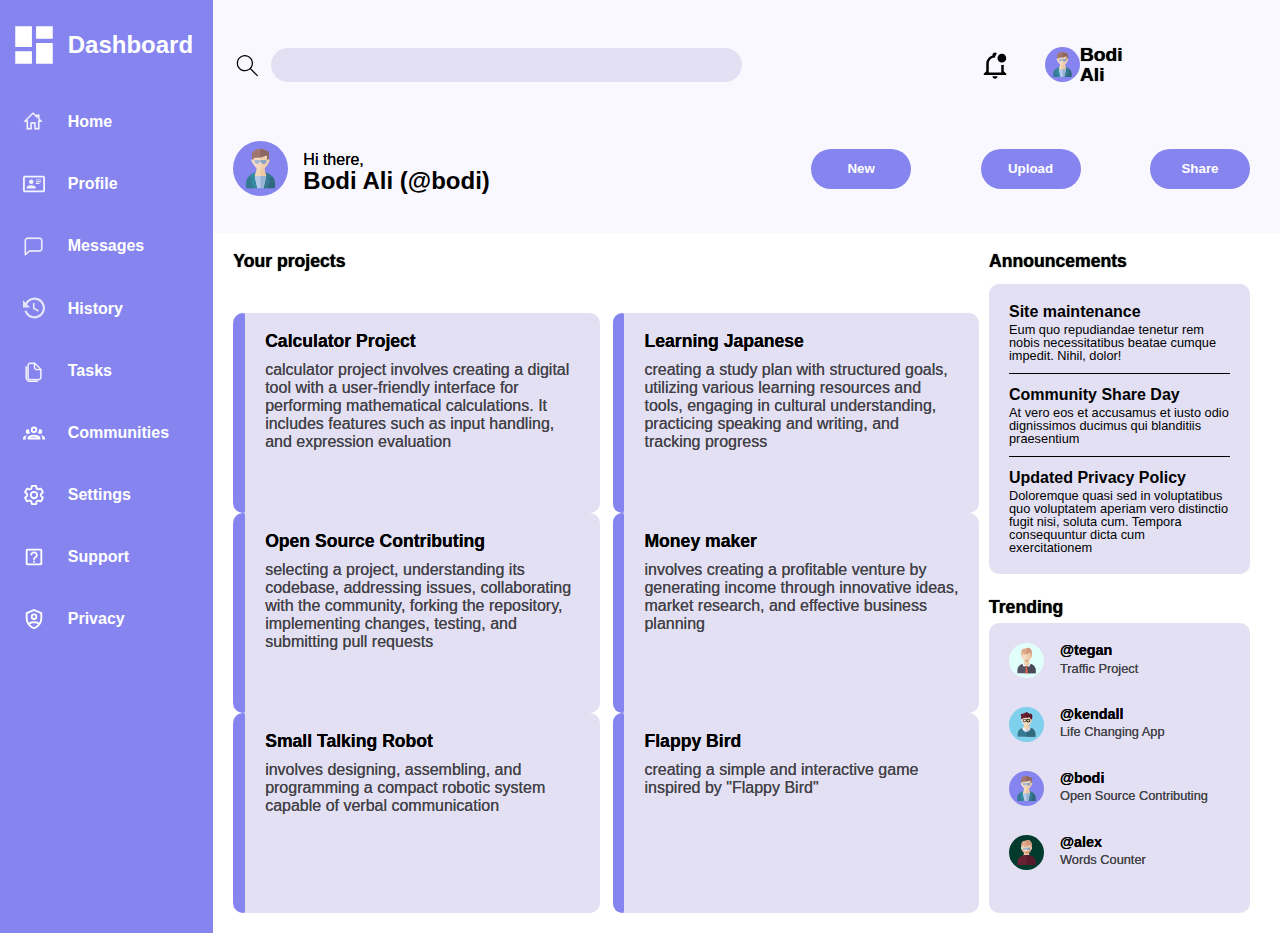
<file: indes.html>
<!DOCTYPE html>
<html class="light" lang="en">
  <head>
    <meta charset="UTF-8" />
    <meta name="viewport" content="width=device-width, initial-scale=1.0" />
    <link rel="stylesheet" href="reset.css" />
    <link rel="stylesheet" href="style.css" />
    <title>Admin Dashboard</title>
  </head>
  <body>
    <div class="container">
      <header>
        <div class="header-row">
          <svg class="header-icons magnify" xmlns="http://www.w3.org/2000/svg" viewBox="0 0 24 24">
            <title>magnify</title>
            <path
              d="M9.5,4C13.09,4 16,6.91 16,10.5C16,12.12 15.41,13.6 14.43,14.73L20.08,20.38L19.37,21.09L13.72,15.44C12.59,16.41 11.11,17 9.5,17C5.91,17 3,14.09 3,10.5C3,6.91 5.91,4 9.5,4M9.5,5C6.46,5 4,7.46 4,10.5C4,13.54 6.46,16 9.5,16C12.54,16 15,13.54 15,10.5C15,7.46 12.54,5 9.5,5Z"
            />
          </svg>
          <div class="search-bar"></div>
        </div>

        <div class="header-row">
          <svg class="header-icons" xmlns="http://www.w3.org/2000/svg" viewBox="0 0 24 24">
            <title>bell-badge-outline</title>
            <path
              d="M19 17V11.8C18.5 11.9 18 12 17.5 12H17V18H7V11C7 8.2 9.2 6 12 6C12.1 4.7 12.7 3.6 13.5 2.7C13.2 2.3 12.6 2 12 2C10.9 2 10 2.9 10 4V4.3C7 5.2 5 7.9 5 11V17L3 19V20H21V19L19 17M10 21C10 22.1 10.9 23 12 23S14 22.1 14 21H10M21 6.5C21 8.4 19.4 10 17.5 10S14 8.4 14 6.5 15.6 3 17.5 3 21 4.6 21 6.5"
            />
          </svg>
          <svg
            class="avatar-one"
            version="1.1"
            id="Layer_1"
            xmlns="http://www.w3.org/2000/svg"
            xmlns:xlink="http://www.w3.org/1999/xlink"
            viewBox="-64.88 -64.88 454.14 454.14"
            xml:space="preserve"
            width="216px"
            height="216px"
            fill="#ffffff"
            stroke="#ffffff"
            stroke-width="0.0032438500000000004"
            transform="matrix(1, 0, 0, 1, 0, 0)rotate(0)"
          >
            <g id="SVGRepo_bgCarrier" stroke-width="0" transform="translate(0,0), scale(1)">
              <rect
                x="-64.88"
                y="-64.88"
                width="454.14"
                height="454.14"
                rx="227.07"
                fill="#8685EF"
                strokewidth="0"
              ></rect>
            </g>
            <g
              id="SVGRepo_tracerCarrier"
              stroke-linecap="round"
              stroke-linejoin="round"
              stroke="#CCCCCC"
              stroke-width="3.8926199999999995"
            ></g>
            <g id="SVGRepo_iconCarrier">
              <g id="XMLID_1093_">
                <g id="XMLID_1094_">
                  <g id="XMLID_1304_">
                    <path
                      id="XMLID_1305_"
                      style="fill: #f3d8b6"
                      d="M245.381,228.832c-18.667-6.681-51.458-11.736-51.458-81.376h-29.23h-5.002 h-29.23c0,69.64-32.791,74.695-51.458,81.376c0,47.368,68.832,48.824,80.688,53.239v1.537c0,0,0.922-0.188,2.501-0.68 c1.579,0.492,2.501,0.68,2.501,0.68v-1.537C176.549,277.657,245.381,276.2,245.381,228.832z"
                    ></path>
                  </g>
                  <path
                    id="XMLID_1306_"
                    style="fill: #eec8a2"
                    d="M193.923,147.457h-29.23h-2.417v135.497c1.526,0.472,2.417,0.654,2.417,0.654 v-1.537c11.856-4.415,80.688-5.871,80.688-53.239C226.714,222.152,193.923,217.097,193.923,147.457z"
                  ></path>
                </g>
                <g id="XMLID_1307_">
                  <g id="XMLID_1308_">
                    <path
                      id="XMLID_1309_"
                      style="fill: #f3dbc4"
                      d="M162.194,169.619c-27.454,0-48.409-23.119-57.799-40.456 s-15.888-79.445,4.34-106.897c19.808-26.883,53.459-13.838,53.459-13.838s33.649-13.045,53.458,13.838 c20.226,27.452,13.726,89.56,4.335,106.897C210.595,146.5,189.643,169.619,162.194,169.619z"
                    ></path>
                  </g>
                  <path
                    id="XMLID_1310_"
                    style="fill: #edceae"
                    d="M215.653,22.266C196.395-3.867,164.065,7.729,162.276,8.397v161.22 c27.408-0.046,48.329-23.135,57.712-40.454C229.378,111.826,235.879,49.719,215.653,22.266z"
                  ></path>
                </g>
                <g id="XMLID_1311_">
                  <ellipse
                    id="XMLID_65_"
                    transform="matrix(0.3543 -0.9351 0.9351 0.3543 49.5754 275.6114)"
                    style="fill: #edceae"
                    cx="224.366"
                    cy="101.907"
                    rx="17.187"
                    ry="10.048"
                  ></ellipse>
                  <ellipse
                    id="XMLID_64_"
                    transform="matrix(0.3543 0.9351 -0.9351 0.3543 159.8797 -27.7212)"
                    style="fill: #f3dbc4"
                    cx="100.014"
                    cy="101.913"
                    rx="17.187"
                    ry="10.048"
                  ></ellipse>
                </g>
                <g id="XMLID_1312_">
                  <g id="XMLID_1313_">
                    <path
                      id="XMLID_1314_"
                      style="fill: #a7b8d4"
                      d="M204.186,91.841h-27.689c-1.185,0-2.356,0.243-3.431,0.713l-10.874,3.873 l-10.874-3.873c-1.075-0.47-2.246-0.713-3.431-0.713h-27.688c-5.509,0-7.411,9.474-7.411,9.474 c0,12.532,9.191,22.692,23.756,22.692c8.882,0,17.409-9.44,22.649-17.081h6c5.24,7.641,13.768,17.081,22.649,17.081 c14.565,0,23.756-10.16,23.756-22.692C211.597,101.315,209.696,91.841,204.186,91.841z"
                    ></path>
                  </g>
                  <path
                    id="XMLID_1315_"
                    style="fill: #8aa4c2"
                    d="M204.186,91.841h-27.689c-1.185,0-2.356,0.243-3.431,0.713l-10.791,3.843v10.529 h2.917c5.24,7.641,13.768,17.081,22.649,17.081c14.565,0,23.756-10.16,23.756-22.692 C211.597,101.315,209.696,91.841,204.186,91.841z"
                  ></path>
                </g>
                <g id="XMLID_1316_">
                  <path
                    id="XMLID_1319_"
                    style="fill: #a0756f"
                    d="M218.585,18.112c-2.16,0.019-25.469-13.121-41.382-16.355 c-18.766-3.814-18.777-0.529-26.02,1.516C134.348-9.076,92.679,27.924,92.679,35.568c0,37.112-2.768,40.697,1.715,53.646 s8.466,23.407,8.466,23.407s2.988,9.819,2.988-10.697c0-55.843,2.805-3.574,100.009-46.537 c19.157-8.467,9.145,19.96,11.137,40.379s2.988,16.854,2.988,16.854s3.984-10.458,8.466-23.407 C232.931,76.265,237.937,17.942,218.585,18.112z"
                  ></path>
                  <path
                    id="XMLID_1322_"
                    style="fill: #8c6762"
                    d="M218.585,18.112c-2.16,0.019-25.469-13.121-41.382-16.355 c-7.314-1.487-11.773-1.892-14.928-1.716v70.406c11.865-2.755,26.208-7.381,43.581-15.06c19.157-8.467,9.145,19.96,11.137,40.379 c1.992,20.419,2.988,16.854,2.988,16.854s3.984-10.458,8.466-23.407C232.931,76.265,237.937,17.942,218.585,18.112z"
                  ></path>
                </g>
                <g id="XMLID_1323_">
                  <rect
                    id="XMLID_51_"
                    x="105.138"
                    y="223.924"
                    style="fill: #b7cae9"
                    width="114.108"
                    height="100.325"
                  ></rect>
                  <rect
                    id="XMLID_1324_"
                    x="162.276"
                    y="223.924"
                    style="fill: #96b3d4"
                    width="56.971"
                    height="100.325"
                  ></rect>
                </g>
                <g id="XMLID_1325_">
                  <g id="XMLID_1326_">
                    <path
                      id="XMLID_46_"
                      style="fill: #367992"
                      d="M82.285,212.791c6.042-3.641,19.69-7.43,26.844-9.196 c5.953-1.488,3.486,14.829,5.684,35.763c2.277,21.677,19.285,85.027,19.285,85.027H41.681v-40.681 C41.681,253.273,59.058,226.741,82.285,212.791z"
                    ></path>
                    <path
                      id="XMLID_43_"
                      style="fill: #358ba2"
                      d="M123.096,193.924c0,0-32.452,8.501-39.684,18.626 c-7.232,10.124-11.571,23.865-11.571,23.865l28.204,10.124l-20.887,20.344l28.15,57.366h26.791c0,0-20.207-72.454-20.67-97.992 C113.277,217.89,123.096,193.924,123.096,193.924z"
                    ></path>
                  </g>
                  <g id="XMLID_1327_">
                    <path
                      id="XMLID_1332_"
                      style="fill: #2f697e"
                      d="M242.099,212.791c-6.042-3.641-19.69-7.43-26.844-9.196 c-5.953-1.488-3.486,14.829-5.684,35.763c-2.277,21.677-19.285,85.027-19.285,85.027h92.418v-40.681 C282.704,253.273,265.327,226.741,242.099,212.791z"
                    ></path>
                    <path
                      id="XMLID_1335_"
                      style="fill: #367992"
                      d="M201.289,193.924c0,0,32.452,8.501,39.684,18.626 c7.232,10.124,11.571,23.865,11.571,23.865l-28.204,10.124l20.887,20.344l-28.15,57.366h-26.791c0,0,20.207-72.454,20.669-97.992 C211.107,217.89,201.289,193.924,201.289,193.924z"
                    ></path>
                  </g>
                </g>
                <g id="XMLID_1336_">
                  <ellipse
                    id="XMLID_33_"
                    transform="matrix(0.3543 -0.9351 0.9351 0.3543 49.5754 275.6114)"
                    style="fill: #edceae"
                    cx="224.366"
                    cy="101.907"
                    rx="17.187"
                    ry="10.048"
                  ></ellipse>
                  <ellipse
                    id="XMLID_32_"
                    transform="matrix(0.3543 0.9351 -0.9351 0.3543 159.8797 -27.7212)"
                    style="fill: #f3dbc4"
                    cx="100.014"
                    cy="101.913"
                    rx="17.187"
                    ry="10.048"
                  ></ellipse>
                </g>
              </g>
            </g>
          </svg>
          <span>Bodi Ali</span>
        </div>
        <div class="header-row">
          <svg
            class="avatar-two"
            version="1.1"
            id="Layer_1"
            xmlns="http://www.w3.org/2000/svg"
            xmlns:xlink="http://www.w3.org/1999/xlink"
            viewBox="-64.88 -64.88 454.14 454.14"
            xml:space="preserve"
            width="216px"
            height="216px"
            fill="#ffffff"
            stroke="#ffffff"
            stroke-width="0.0032438500000000004"
            transform="matrix(1, 0, 0, 1, 0, 0)rotate(0)"
          >
            <g id="SVGRepo_bgCarrier" stroke-width="0" transform="translate(0,0), scale(1)">
              <rect
                x="-64.88"
                y="-64.88"
                width="454.14"
                height="454.14"
                rx="227.07"
                fill="#8685EF"
                strokewidth="0"
              ></rect>
            </g>
            <g
              id="SVGRepo_tracerCarrier"
              stroke-linecap="round"
              stroke-linejoin="round"
              stroke="#CCCCCC"
              stroke-width="3.8926199999999995"
            ></g>
            <g id="SVGRepo_iconCarrier">
              <g id="XMLID_1093_">
                <g id="XMLID_1094_">
                  <g id="XMLID_1304_">
                    <path
                      id="XMLID_1305_"
                      style="fill: #f3d8b6"
                      d="M245.381,228.832c-18.667-6.681-51.458-11.736-51.458-81.376h-29.23h-5.002 h-29.23c0,69.64-32.791,74.695-51.458,81.376c0,47.368,68.832,48.824,80.688,53.239v1.537c0,0,0.922-0.188,2.501-0.68 c1.579,0.492,2.501,0.68,2.501,0.68v-1.537C176.549,277.657,245.381,276.2,245.381,228.832z"
                    ></path>
                  </g>
                  <path
                    id="XMLID_1306_"
                    style="fill: #eec8a2"
                    d="M193.923,147.457h-29.23h-2.417v135.497c1.526,0.472,2.417,0.654,2.417,0.654 v-1.537c11.856-4.415,80.688-5.871,80.688-53.239C226.714,222.152,193.923,217.097,193.923,147.457z"
                  ></path>
                </g>
                <g id="XMLID_1307_">
                  <g id="XMLID_1308_">
                    <path
                      id="XMLID_1309_"
                      style="fill: #f3dbc4"
                      d="M162.194,169.619c-27.454,0-48.409-23.119-57.799-40.456 s-15.888-79.445,4.34-106.897c19.808-26.883,53.459-13.838,53.459-13.838s33.649-13.045,53.458,13.838 c20.226,27.452,13.726,89.56,4.335,106.897C210.595,146.5,189.643,169.619,162.194,169.619z"
                    ></path>
                  </g>
                  <path
                    id="XMLID_1310_"
                    style="fill: #edceae"
                    d="M215.653,22.266C196.395-3.867,164.065,7.729,162.276,8.397v161.22 c27.408-0.046,48.329-23.135,57.712-40.454C229.378,111.826,235.879,49.719,215.653,22.266z"
                  ></path>
                </g>
                <g id="XMLID_1311_">
                  <ellipse
                    id="XMLID_65_"
                    transform="matrix(0.3543 -0.9351 0.9351 0.3543 49.5754 275.6114)"
                    style="fill: #edceae"
                    cx="224.366"
                    cy="101.907"
                    rx="17.187"
                    ry="10.048"
                  ></ellipse>
                  <ellipse
                    id="XMLID_64_"
                    transform="matrix(0.3543 0.9351 -0.9351 0.3543 159.8797 -27.7212)"
                    style="fill: #f3dbc4"
                    cx="100.014"
                    cy="101.913"
                    rx="17.187"
                    ry="10.048"
                  ></ellipse>
                </g>
                <g id="XMLID_1312_">
                  <g id="XMLID_1313_">
                    <path
                      id="XMLID_1314_"
                      style="fill: #a7b8d4"
                      d="M204.186,91.841h-27.689c-1.185,0-2.356,0.243-3.431,0.713l-10.874,3.873 l-10.874-3.873c-1.075-0.47-2.246-0.713-3.431-0.713h-27.688c-5.509,0-7.411,9.474-7.411,9.474 c0,12.532,9.191,22.692,23.756,22.692c8.882,0,17.409-9.44,22.649-17.081h6c5.24,7.641,13.768,17.081,22.649,17.081 c14.565,0,23.756-10.16,23.756-22.692C211.597,101.315,209.696,91.841,204.186,91.841z"
                    ></path>
                  </g>
                  <path
                    id="XMLID_1315_"
                    style="fill: #8aa4c2"
                    d="M204.186,91.841h-27.689c-1.185,0-2.356,0.243-3.431,0.713l-10.791,3.843v10.529 h2.917c5.24,7.641,13.768,17.081,22.649,17.081c14.565,0,23.756-10.16,23.756-22.692 C211.597,101.315,209.696,91.841,204.186,91.841z"
                  ></path>
                </g>
                <g id="XMLID_1316_">
                  <path
                    id="XMLID_1319_"
                    style="fill: #a0756f"
                    d="M218.585,18.112c-2.16,0.019-25.469-13.121-41.382-16.355 c-18.766-3.814-18.777-0.529-26.02,1.516C134.348-9.076,92.679,27.924,92.679,35.568c0,37.112-2.768,40.697,1.715,53.646 s8.466,23.407,8.466,23.407s2.988,9.819,2.988-10.697c0-55.843,2.805-3.574,100.009-46.537 c19.157-8.467,9.145,19.96,11.137,40.379s2.988,16.854,2.988,16.854s3.984-10.458,8.466-23.407 C232.931,76.265,237.937,17.942,218.585,18.112z"
                  ></path>
                  <path
                    id="XMLID_1322_"
                    style="fill: #8c6762"
                    d="M218.585,18.112c-2.16,0.019-25.469-13.121-41.382-16.355 c-7.314-1.487-11.773-1.892-14.928-1.716v70.406c11.865-2.755,26.208-7.381,43.581-15.06c19.157-8.467,9.145,19.96,11.137,40.379 c1.992,20.419,2.988,16.854,2.988,16.854s3.984-10.458,8.466-23.407C232.931,76.265,237.937,17.942,218.585,18.112z"
                  ></path>
                </g>
                <g id="XMLID_1323_">
                  <rect
                    id="XMLID_51_"
                    x="105.138"
                    y="223.924"
                    style="fill: #b7cae9"
                    width="114.108"
                    height="100.325"
                  ></rect>
                  <rect
                    id="XMLID_1324_"
                    x="162.276"
                    y="223.924"
                    style="fill: #96b3d4"
                    width="56.971"
                    height="100.325"
                  ></rect>
                </g>
                <g id="XMLID_1325_">
                  <g id="XMLID_1326_">
                    <path
                      id="XMLID_46_"
                      style="fill: #367992"
                      d="M82.285,212.791c6.042-3.641,19.69-7.43,26.844-9.196 c5.953-1.488,3.486,14.829,5.684,35.763c2.277,21.677,19.285,85.027,19.285,85.027H41.681v-40.681 C41.681,253.273,59.058,226.741,82.285,212.791z"
                    ></path>
                    <path
                      id="XMLID_43_"
                      style="fill: #358ba2"
                      d="M123.096,193.924c0,0-32.452,8.501-39.684,18.626 c-7.232,10.124-11.571,23.865-11.571,23.865l28.204,10.124l-20.887,20.344l28.15,57.366h26.791c0,0-20.207-72.454-20.67-97.992 C113.277,217.89,123.096,193.924,123.096,193.924z"
                    ></path>
                  </g>
                  <g id="XMLID_1327_">
                    <path
                      id="XMLID_1332_"
                      style="fill: #2f697e"
                      d="M242.099,212.791c-6.042-3.641-19.69-7.43-26.844-9.196 c-5.953-1.488-3.486,14.829-5.684,35.763c-2.277,21.677-19.285,85.027-19.285,85.027h92.418v-40.681 C282.704,253.273,265.327,226.741,242.099,212.791z"
                    ></path>
                    <path
                      id="XMLID_1335_"
                      style="fill: #367992"
                      d="M201.289,193.924c0,0,32.452,8.501,39.684,18.626 c7.232,10.124,11.571,23.865,11.571,23.865l-28.204,10.124l20.887,20.344l-28.15,57.366h-26.791c0,0,20.207-72.454,20.669-97.992 C211.107,217.89,201.289,193.924,201.289,193.924z"
                    ></path>
                  </g>
                </g>
                <g id="XMLID_1336_">
                  <ellipse
                    id="XMLID_33_"
                    transform="matrix(0.3543 -0.9351 0.9351 0.3543 49.5754 275.6114)"
                    style="fill: #edceae"
                    cx="224.366"
                    cy="101.907"
                    rx="17.187"
                    ry="10.048"
                  ></ellipse>
                  <ellipse
                    id="XMLID_32_"
                    transform="matrix(0.3543 0.9351 -0.9351 0.3543 159.8797 -27.7212)"
                    style="fill: #f3dbc4"
                    cx="100.014"
                    cy="101.913"
                    rx="17.187"
                    ry="10.048"
                  ></ellipse>
                </g>
              </g>
            </g>
          </svg>
          <span
            >Hi there, <br />
            Bodi Ali (@bodi)</span
          >
        </div>
        <div class="header-row">
          <button>New</button>
          <button>Upload</button>
          <button>Share</button>
        </div>
      </header>
      <aside>
        <svg class="side-icon" xmlns="http://www.w3.org/2000/svg" viewBox="0 0 24 24">
          <title>view-dashboard</title>
          <path d="M13,3V9H21V3M13,21H21V11H13M3,21H11V15H3M3,13H11V3H3V13Z" fill="white" />
        </svg>
        <span>Dashboard</span>

        <svg class="side-icons" xmlns="http://www.w3.org/2000/svg" viewBox="0 0 24 24">
          <title>home</title>
          <path
            d="M16,8.41L11.5,3.91L4.41,11H6V12L6,19H9V13H14V19H17V11H18.59L17,9.41V6H16V8.41M2,12L11.5,2.5L15,6V5H18V9L21,12H18V20H13V14H10V20H5V12H2Z"
            fill="white"
            stroke="white"
            stroke-width="0.5"
          />
        </svg>
        <span>Home</span>
        <svg class="side-icons" xmlns="http://www.w3.org/2000/svg" viewBox="0 0 24 24">
          <title>card-account-details-outline</title>
          <path
            d="M22,3H2C0.91,3.04 0.04,3.91 0,5V19C0.04,20.09 0.91,20.96 2,21H22C23.09,20.96 23.96,20.09 24,19V5C23.96,3.91 23.09,3.04 22,3M22,19H2V5H22V19M14,17V15.75C14,14.09 10.66,13.25 9,13.25C7.34,13.25 4,14.09 4,15.75V17H14M9,7A2.5,2.5 0 0,0 6.5,9.5A2.5,2.5 0 0,0 9,12A2.5,2.5 0 0,0 11.5,9.5A2.5,2.5 0 0,0 9,7M14,7V8H20V7H14M14,9V10H20V9H14M14,11V12H18V11H14"
            fill="white"
          />
        </svg>
        <span>Profile</span>
        <svg class="side-icons" xmlns="http://www.w3.org/2000/svg" viewBox="0 0 24 24">
          <title>message</title>
          <path
            d="M3,20.59L6.59,17H18C19.1,17 20,16.1 20,15V6C20,4.9 19.1,4 18,4H5C3.9,4 3,4.9 3,6V20.59M3,22H2V6C2,4.34 3.34,3 5,3H18C19.66,3 21,4.34 21,6V15C21,16.66 19.66,18 18,18H7L3,22Z"
            fill="white"
            stroke="white"
            stroke-width="0.5"
          />
        </svg>
        <span>Messages</span>

        <svg
          class="side-icons"
          height="21px"
          version="1.1"
          viewBox="0 0 20 21"
          width="20px"
          xmlns="http://www.w3.org/2000/svg"
          xmlns:sketch="http://www.bohemiancoding.com/sketch/ns"
          xmlns:xlink="http://www.w3.org/1999/xlink"
        >
          <title />
          <desc />
          <defs />
          <g fill="white" fill-rule="white" id="Page-1" stroke="none" stroke-width="0">
            <g fill="#white" id="Core" opacity="0.8" transform="translate(-464.000000, -254.000000)">
              <g id="history" transform="translate(464.000000, 254.500000)">
                <path
                  d="M10.5,0 C7,0 3.9,1.9 2.3,4.8 L0,2.5 L0,9 L6.5,9 L3.7,6.2 C5,3.7 7.5,2 10.5,2 C14.6,2 18,5.4 18,9.5 C18,13.6 14.6,17 10.5,17 C7.2,17 4.5,14.9 3.4,12 L1.3,12 C2.4,16 6.1,19 10.5,19 C15.8,19 20,14.7 20,9.5 C20,4.3 15.7,0 10.5,0 L10.5,0 Z M9,5 L9,10.1 L13.7,12.9 L14.5,11.6 L10.5,9.2 L10.5,5 L9,5 L9,5 Z"
                  id="Shape"
                />
              </g>
            </g>
          </g>
        </svg>
        <span>History</span>
        <svg class="side-icons" xmlns="http://www.w3.org/2000/svg" viewBox="0 0 24 24">
          <title>file-multiple</title>
          <path
            d="M15,11C13.34,11 12,9.66 12,8V4H8C6.9,4 6,4.9 6,6V19C6,20.1 6.9,21 8,21H17C18.1,21 19,20.1 19,19V11H15M13,8C13,9.1 13.9,10 15,10H18.59L13,4.41V8M8,3H13L20,10V19C20,20.66 18.66,22 17,22H8C6.34,22 5,20.66 5,19V6C5,4.34 6.34,3 8,3M8,24C5.24,24 3,21.76 3,19V7H4V19C4,21.21 5.79,23 8,23H16V24H8Z"
            fill="white"
            stroke="white"
            stroke-width="0.5"
          />
        </svg>
        <span>Tasks</span>
        <svg class="side-icons" xmlns="http://www.w3.org/2000/svg" viewBox="0 0 24 24">
          <title>account-group-outline</title>
          <path
            d="M12,5A3.5,3.5 0 0,0 8.5,8.5A3.5,3.5 0 0,0 12,12A3.5,3.5 0 0,0 15.5,8.5A3.5,3.5 0 0,0 12,5M12,7A1.5,1.5 0 0,1 13.5,8.5A1.5,1.5 0 0,1 12,10A1.5,1.5 0 0,1 10.5,8.5A1.5,1.5 0 0,1 12,7M5.5,8A2.5,2.5 0 0,0 3,10.5C3,11.44 3.53,12.25 4.29,12.68C4.65,12.88 5.06,13 5.5,13C5.94,13 6.35,12.88 6.71,12.68C7.08,12.47 7.39,12.17 7.62,11.81C6.89,10.86 6.5,9.7 6.5,8.5C6.5,8.41 6.5,8.31 6.5,8.22C6.2,8.08 5.86,8 5.5,8M18.5,8C18.14,8 17.8,8.08 17.5,8.22C17.5,8.31 17.5,8.41 17.5,8.5C17.5,9.7 17.11,10.86 16.38,11.81C16.5,12 16.63,12.15 16.78,12.3C16.94,12.45 17.1,12.58 17.29,12.68C17.65,12.88 18.06,13 18.5,13C18.94,13 19.35,12.88 19.71,12.68C20.47,12.25 21,11.44 21,10.5A2.5,2.5 0 0,0 18.5,8M12,14C9.66,14 5,15.17 5,17.5V19H19V17.5C19,15.17 14.34,14 12,14M4.71,14.55C2.78,14.78 0,15.76 0,17.5V19H3V17.07C3,16.06 3.69,15.22 4.71,14.55M19.29,14.55C20.31,15.22 21,16.06 21,17.07V19H24V17.5C24,15.76 21.22,14.78 19.29,14.55M12,16C13.53,16 15.24,16.5 16.23,17H7.77C8.76,16.5 10.47,16 12,16Z"
            fill="white"
            stroke="none"
          />
        </svg>
        <span>Communities</span>
        <svg class="side-icons" xmlns="http://www.w3.org/2000/svg" viewBox="0 0 24 24">
          <title>cog</title>
          <path
            d="M12,15.5A3.5,3.5 0 0,1 8.5,12A3.5,3.5 0 0,1 12,8.5A3.5,3.5 0 0,1 15.5,12A3.5,3.5 0 0,1 12,15.5M19.43,12.97C19.47,12.65 19.5,12.33 19.5,12C19.5,11.67 19.47,11.34 19.43,11L21.54,9.37C21.73,9.22 21.78,8.95 21.66,8.73L19.66,5.27C19.54,5.05 19.27,4.96 19.05,5.05L16.56,6.05C16.04,5.66 15.5,5.32 14.87,5.07L14.5,2.42C14.46,2.18 14.25,2 14,2H10C9.75,2 9.54,2.18 9.5,2.42L9.13,5.07C8.5,5.32 7.96,5.66 7.44,6.05L4.95,5.05C4.73,4.96 4.46,5.05 4.34,5.27L2.34,8.73C2.21,8.95 2.27,9.22 2.46,9.37L4.57,11C4.53,11.34 4.5,11.67 4.5,12C4.5,12.33 4.53,12.65 4.57,12.97L2.46,14.63C2.27,14.78 2.21,15.05 2.34,15.27L4.34,18.73C4.46,18.95 4.73,19.03 4.95,18.95L7.44,17.94C7.96,18.34 8.5,18.68 9.13,18.93L9.5,21.58C9.54,21.82 9.75,22 10,22H14C14.25,22 14.46,21.82 14.5,21.58L14.87,18.93C15.5,18.67 16.04,18.34 16.56,17.94L19.05,18.95C19.27,19.03 19.54,18.95 19.66,18.73L21.66,15.27C21.78,15.05 21.73,14.78 21.54,14.63L19.43,12.97Z"
            fill="none"
            stroke="white"
            stroke-width="2"
          />
        </svg>
        <span>Settings</span>
        <svg class="side-icons" xmlns="http://www.w3.org/2000/svg" viewBox="0 0 24 24">
          <title>help-box-outline</title>
          <path
            d="M11 18H13V16H11V18M12 6C9.8 6 8 7.8 8 10H10C10 8.9 10.9 8 12 8S14 8.9 14 10C14 12 11 11.8 11 15H13C13 12.8 16 12.5 16 10C16 7.8 14.2 6 12 6M19 5V19H5V5H19M19 3H5C3.9 3 3 3.9 3 5V19C3 20.1 3.9 21 5 21H19C20.1 21 21 20.1 21 19V5C21 3.9 20.1 3 19 3Z"
            fill="white"
          />
        </svg>
        <span>Support</span>
        <svg class="side-icons" xmlns="http://www.w3.org/2000/svg" viewBox="0 0 24 24">
          <title>shield-account-outline</title>
          <path
            d="M12,1L3,5V11C3,16.55 6.84,21.74 12,23C17.16,21.74 21,16.55 21,11V5L12,1M12,3.18L19,6.3V11.22C19,12.92 18.5,14.65 17.65,16.17C16,14.94 13.26,14.5 12,14.5C10.74,14.5 8,14.94 6.35,16.17C5.5,14.65 5,12.92 5,11.22V6.3L12,3.18M12,6A3.5,3.5 0 0,0 8.5,9.5A3.5,3.5 0 0,0 12,13A3.5,3.5 0 0,0 15.5,9.5A3.5,3.5 0 0,0 12,6M12,8A1.5,1.5 0 0,1 13.5,9.5A1.5,1.5 0 0,1 12,11A1.5,1.5 0 0,1 10.5,9.5A1.5,1.5 0 0,1 12,8M12,16.5C13.57,16.5 15.64,17.11 16.53,17.84C15.29,19.38 13.7,20.55 12,21C10.3,20.55 8.71,19.38 7.47,17.84C8.37,17.11 10.43,16.5 12,16.5Z"
            fill="white"
          />
        </svg>
        <span>Privacy</span>
      </aside>
      <main>
        <div class="card-container">
          <p>Your projects</p>
          <div class="card">
            <div class="color-block"></div>
            <div class="text-container">
              <h2>Calculator Project</h2>
              <p>
                calculator project involves creating a digital tool with a user-friendly interface for
                performing mathematical calculations. It includes features such as input handling, and
                expression evaluation
              </p>
            </div>
          </div>
          <div class="card">
            <div class="color-block"></div>

            <div class="text-container">
              <h2>Learning Japanese</h2>
              <p>
                creating a study plan with structured goals, utilizing various learning resources and tools,
                engaging in cultural understanding, practicing speaking and writing, and tracking progress
              </p>
            </div>
          </div>
          <div class="card">
            <div class="color-block"></div>

            <div class="text-container">
              <h2>Open Source Contributing</h2>
              <p>
                selecting a project, understanding its codebase, addressing issues, collaborating with the
                community, forking the repository, implementing changes, testing, and submitting pull requests
              </p>
            </div>
          </div>
          <div class="card">
            <div class="color-block"></div>
            <div class="text-container">
              <h2>Money maker</h2>
              <p>
                involves creating a profitable venture by generating income through innovative ideas, market
                research, and effective business planning
              </p>
            </div>
          </div>
          <div class="card">
            <div class="color-block"></div>
            <div class="text-container">
              <h2>Small Talking Robot</h2>
              <p>
                involves designing, assembling, and programming a compact robotic system capable of verbal
                communication
              </p>
            </div>
          </div>
          <div class="card">
            <div class="color-block"></div>
            <div class="text-container">
              <h2>Flappy Bird</h2>
              <p>creating a simple and interactive game inspired by "Flappy Bird"</p>
            </div>
          </div>
        </div>
        <div class="side-main-container">
          <p>Announcements</p>
          <div class="side-main one">
            <h2>Site maintenance</h2>
            <p>Eum quo repudiandae tenetur rem nobis necessitatibus beatae cumque impedit. Nihil, dolor!</p>
            <h2>Community Share Day</h2>
            <p>At vero eos et accusamus et iusto odio dignissimos ducimus qui blanditiis praesentium</p>
            <h2>Updated Privacy Policy</h2>
            <p>
              Doloremque quasi sed in voluptatibus quo voluptatem aperiam vero distinctio fugit nisi, soluta
              cum. Tempora consequuntur dicta cum exercitationem
            </p>
          </div>
          <p>Trending</p>
          <div class="side-main two">
            <svg
              class="trending-icons"
              height="219px"
              width="219px"
              version="1.1"
              id="Layer_1"
              xmlns="http://www.w3.org/2000/svg"
              xmlns:xlink="http://www.w3.org/1999/xlink"
              viewBox="-63.42 -63.42 460.65 460.65"
              xml:space="preserve"
              fill="#000000"
            >
              <g id="SVGRepo_bgCarrier" stroke-width="0" transform="translate(0,0), scale(1)">
                <rect
                  x="-63.42"
                  y="-63.42"
                  width="460.65"
                  height="460.65"
                  rx="230.325"
                  fill="#E1FFFA"
                  strokewidth="0"
                ></rect>
              </g>
              <g
                id="SVGRepo_tracerCarrier"
                stroke-linecap="round"
                stroke-linejoin="round"
                stroke="#CCCCCC"
                stroke-width="4.00578"
              ></g>
              <g id="SVGRepo_iconCarrier">
                <g id="XMLID_1400_">
                  <g id="XMLID_1401_">
                    <g id="XMLID_1402_">
                      <path
                        id="XMLID_1403_"
                        style="fill: #f3d8b6"
                        d="M250.097,238.262c-18.667-6.681-51.458-11.736-51.458-81.376h-29.23h-5.002 h-29.23c0,69.64-32.791,74.695-51.458,81.376c0,47.368,68.832,48.824,80.688,53.239v1.537c0,0,0.922-0.188,2.501-0.68 c1.579,0.492,2.501,0.68,2.501,0.68v-1.537C181.265,287.086,250.097,285.63,250.097,238.262z"
                      ></path>
                    </g>
                    <path
                      id="XMLID_1404_"
                      style="fill: #eec8a2"
                      d="M198.639,156.886h-29.23h-2.834v135.573c0.11-0.033,0.216-0.064,0.333-0.101 c1.579,0.492,2.501,0.68,2.501,0.68V291.5c11.856-4.414,80.688-5.871,80.688-53.238 C231.43,231.581,198.639,226.526,198.639,156.886z"
                    ></path>
                  </g>
                  <g id="XMLID_1405_">
                    <ellipse
                      id="XMLID_65_"
                      transform="matrix(0.3543 -0.9351 0.9351 0.3543 41.877 286.6909)"
                      style="fill: #edceae"
                      cx="228.54"
                      cy="113.021"
                      rx="17.187"
                      ry="10.048"
                    ></ellipse>
                    <ellipse
                      id="XMLID_64_"
                      transform="matrix(0.3543 0.9351 -0.9351 0.3543 172.9698 -24.4475)"
                      style="fill: #f3dbc4"
                      cx="104.188"
                      cy="113.029"
                      rx="17.187"
                      ry="10.048"
                    ></ellipse>
                  </g>
                  <g id="XMLID_1406_">
                    <g id="XMLID_1407_">
                      <path
                        id="XMLID_1408_"
                        style="fill: #f3dbc4"
                        d="M166.91,180.733c-27.454,0-48.409-23.119-57.799-40.456 s-15.888-79.445,4.34-106.897c19.808-26.883,53.459-13.838,53.459-13.838s33.649-13.045,53.458,13.838 c20.226,27.452,13.726,89.56,4.335,106.897C215.311,157.614,194.359,180.733,166.91,180.733z"
                      ></path>
                    </g>
                    <path
                      id="XMLID_1409_"
                      style="fill: #edceae"
                      d="M220.368,33.381c-19.81-26.884-53.458-13.838-53.458-13.838 s-0.118-0.045-0.335-0.123v161.305c0.112,0.001,0.222,0.009,0.335,0.009c27.449,0,48.401-23.119,57.794-40.456 C234.094,122.941,240.595,60.833,220.368,33.381z"
                    ></path>
                  </g>
                  <g id="XMLID_1410_">
                    <g id="XMLID_1411_">
                      <path
                        id="XMLID_1414_"
                        style="fill: #545465"
                        d="M286.89,293.134v40.681H46.926v-40.681c0-30.431,17.377-56.963,40.605-70.913 c6.043-3.641,19.69-7.43,26.844-9.196c5.953-1.488,53.438,22.729,53.438,22.729s48.674-23.218,54.627-21.729 c7.154,1.766,17.802,4.554,23.844,8.196C269.513,236.171,286.89,262.702,286.89,293.134z"
                      ></path>
                    </g>
                    <path
                      id="XMLID_1417_"
                      style="fill: #494857"
                      d="M246.285,222.22c-6.043-3.641-16.69-6.429-23.844-8.196 c-5.953-1.488-54.627,21.729-54.627,21.729s-0.442-0.225-1.239-0.627v98.688H286.89v-40.681 C286.89,262.703,269.513,236.171,246.285,222.22z"
                    ></path>
                  </g>
                  <g id="XMLID_1418_">
                    <polygon
                      id="XMLID_1419_"
                      style="fill: #d7734a"
                      points="188.575,240.372 166.908,233.538 145.241,240.372 159.555,251.364 150.575,333.814 183.241,333.814 174.261,251.364 "
                    ></polygon>
                    <polygon
                      id="XMLID_1420_"
                      style="fill: #d35d3b"
                      points="188.575,240.372 166.908,233.538 166.575,233.643 166.575,333.814 183.241,333.814 174.261,251.364 "
                    ></polygon>
                  </g>
                  <g id="XMLID_1421_">
                    <path
                      id="XMLID_1422_"
                      style="fill: #ffffff"
                      d="M215.075,209.247l-48.167,23.441l-48.167-23.441 c-11.5,5.5,10.396,38.436,14.833,36.833c10.963-3.96,33.334-10.329,33.334-10.329s22.371,6.369,33.334,10.329 C204.679,247.683,226.575,214.747,215.075,209.247z"
                    ></path>
                    <path
                      id="XMLID_1423_"
                      style="fill: #dedde0"
                      d="M215.075,209.247l-48.167,23.441l-0.333-0.162v3.321 c0.211-0.061,0.333-0.095,0.333-0.095s22.371,6.369,33.334,10.329C204.679,247.683,226.575,214.747,215.075,209.247z"
                    ></path>
                  </g>
                  <g id="XMLID_1424_">
                    <path
                      id="XMLID_1427_"
                      style="fill: #e1a98c"
                      d="M183.075,160.793l-16.452-3.907l-15.881,3.907l2.282,20.541 c4.299,1.752,8.946,2.791,13.886,2.791c4.938,0,9.585-1.039,13.883-2.791L183.075,160.793z"
                    ></path>
                    <path
                      id="XMLID_1428_"
                      style="fill: #d2987b"
                      d="M166.623,156.886l-0.048,0.012v27.219c0.112,0.001,0.222,0.009,0.334,0.009 c4.938,0,9.585-1.039,13.883-2.791l2.282-20.542L166.623,156.886z"
                    ></path>
                  </g>
                  <g id="XMLID_1429_">
                    <g id="XMLID_1430_">
                      <path
                        id="XMLID_1433_"
                        style="fill: #e1a98c"
                        d="M223.571,25.321c-2.159,0.08-12.282-31.303-39.282-24.303 c-18.537,4.806-20.877,7.419-28.12,9.463c-29.41-9.014-57.539,14.472-56.495,36.488c1.759,37.07-4.778,36.505-0.295,49.454 s8.466,23.407,8.466,23.407s0.996,3.565,2.988-16.854s-4.705-31.379,11.137-31.379c52.452,0-19.698,20.372,13.952,20.372 c33.391,0,59.203-27.381,74.92-29.372c15.716-1.992,9.145,19.96,11.137,40.379s2.988,16.854,2.988,16.854 s8.92-9.712,8.466-23.407C232.923,80.969,239.803,24.719,223.571,25.321z"
                      ></path>
                    </g>
                    <path
                      id="XMLID_1434_"
                      style="fill: #d2987b"
                      d="M223.571,25.322c-2.159,0.08-12.282-31.303-39.282-24.303 c-8.808,2.284-13.956,4.071-17.714,5.539V84.84c18.759-8.259,33.769-20.913,44.268-22.243c15.716-1.992,9.145,19.96,11.137,40.379 c1.992,20.419,2.988,16.854,2.988,16.854s8.92-9.712,8.466-23.407C232.923,80.969,239.803,24.719,223.571,25.322z"
                    ></path>
                  </g>
                  <g id="XMLID_1435_">
                    <ellipse
                      id="XMLID_33_"
                      transform="matrix(0.3543 -0.9351 0.9351 0.3543 41.877 286.6909)"
                      style="fill: #edceae"
                      cx="228.54"
                      cy="113.021"
                      rx="17.187"
                      ry="10.048"
                    ></ellipse>
                    <ellipse
                      id="XMLID_32_"
                      transform="matrix(0.3543 0.9351 -0.9351 0.3543 172.9698 -24.4475)"
                      style="fill: #f3dbc4"
                      cx="104.188"
                      cy="113.029"
                      rx="17.187"
                      ry="10.048"
                    ></ellipse>
                  </g>
                </g>
              </g>
            </svg>
            <span class="at">@tegan</span>
            <span class="description">Traffic Project</span>
            <svg
              class="trending-icons"
              height="200px"
              width="200px"
              version="1.1"
              id="Layer_1"
              xmlns="http://www.w3.org/2000/svg"
              xmlns:xlink="http://www.w3.org/1999/xlink"
              viewBox="-70.05 -70.05 473.65 473.65"
              xml:space="preserve"
              fill="#000000"
            >
              <g id="SVGRepo_bgCarrier" stroke-width="0">
                <rect
                  x="-70.05"
                  y="-70.05"
                  width="473.65"
                  height="473.65"
                  rx="236.825"
                  fill="#7ed0ec"
                  strokewidth="0"
                ></rect>
              </g>
              <g id="SVGRepo_tracerCarrier" stroke-linecap="round" stroke-linejoin="round"></g>
              <g id="SVGRepo_iconCarrier">
                <g id="XMLID_8_">
                  <g id="XMLID_66_">
                    <path
                      id="XMLID_1095_"
                      style="fill: #f3d8b6"
                      d="M249.963,237.405c-18.667-6.681-51.458-11.736-51.458-81.376h-29.23h-5.002 h-29.23c0,69.64-32.791,74.695-51.458,81.376c0,47.368,68.832,48.824,80.688,53.239v1.537c0,0,0.922-0.188,2.501-0.68 c1.579,0.492,2.501,0.68,2.501,0.68v-1.537C181.13,286.23,249.963,284.773,249.963,237.405z"
                    ></path>
                    <path
                      id="XMLID_1096_"
                      style="fill: #eec8a2"
                      d="M198.505,156.03h-29.23h-2.167v135.573c1.37,0.414,2.167,0.579,2.167,0.579 v-1.537c11.856-4.414,80.688-5.871,80.688-53.239C231.296,230.725,198.505,225.669,198.505,156.03z"
                    ></path>
                  </g>
                  <g id="XMLID_63_">
                    <path
                      id="XMLID_1097_"
                      style="fill: #f3dbc4"
                      d="M166.776,178.782c-27.454,0-48.409-23.119-57.799-40.456 s-15.888-69.445,4.34-96.897c19.808-26.883,53.459-23.838,53.459-23.838s33.649-3.045,53.458,23.838 c20.226,27.452,13.726,79.56,4.335,96.897C215.177,155.663,194.224,178.782,166.776,178.782z"
                    ></path>
                    <path
                      id="XMLID_1098_"
                      style="fill: #edceae"
                      d="M220.234,41.429c-18.683-25.354-49.661-24.088-53.127-23.862v161.206 c27.285-0.186,48.108-23.181,57.462-40.447C233.96,120.989,240.46,68.882,220.234,41.429z"
                    ></path>
                  </g>
                  <g id="XMLID_59_">
                    <g id="XMLID_1099_">
                      <path
                        id="XMLID_1100_"
                        style="fill: #dfe0f2"
                        d="M286.756,292.867v40.681H46.792v-40.681c0-30.431,17.377-56.963,40.605-70.913 c6.043-3.641,19.69-6.43,26.844-8.196c5.953-1.488,52.866,21.691,52.866,21.691s49.246-23.179,55.199-21.691 c7.154,1.766,17.802,4.554,23.844,8.196C269.379,235.904,286.756,262.436,286.756,292.867z"
                      ></path>
                    </g>
                    <path
                      id="XMLID_1101_"
                      style="fill: #c6c8d7"
                      d="M246.151,221.954c-6.043-3.641-16.69-6.429-23.844-8.195 c-5.678-1.42-51.05,19.746-55.199,21.691v98.099h119.648v-40.681C286.756,262.436,269.379,235.904,246.151,221.954z"
                    ></path>
                  </g>
                  <g id="XMLID_54_">
                    <g id="XMLID_1102_">
                      <path
                        id="XMLID_1103_"
                        style="fill: #ffffff"
                        d="M122.774,235.314c-4.437,1.603-18.333-21.333-6.833-26.833l50.167,26.505 C166.107,234.985,133.736,231.354,122.774,235.314z"
                      ></path>
                    </g>
                    <g id="XMLID_1104_">
                      <path
                        id="XMLID_56_"
                        style="fill: #dedde0"
                        d="M211.441,235.314c4.437,1.603,18.333-21.333,6.833-26.833l-50.167,26.505 C168.107,234.985,200.478,231.354,211.441,235.314z"
                      ></path>
                    </g>
                  </g>
                  <g id="XMLID_46_">
                    <g id="XMLID_1105_">
                      <path
                        id="XMLID_1108_"
                        style="fill: #367992"
                        d="M246.604,221.624c-2.201-1.327-5.416-2.538-8.954-3.63 c-3.631-1.308-7.562-2.436-11.147-3.38c-2.841,30.494-28.492,54.367-59.728,54.367c-31.096,0-56.665-23.657-59.697-53.955 c-7.077,1.69-15.672,3.91-20.133,6.599c-23.228,13.951-40.605,40.482-40.605,70.914v40.681h120.887h119.076h0.906v-40.681 C287.208,262.107,269.831,235.575,246.604,221.624z"
                      ></path>
                    </g>
                    <path
                      id="XMLID_1111_"
                      style="fill: #2f697e"
                      d="M246.604,221.625c-2.201-1.327-5.416-2.538-8.954-3.63 c-3.631-1.308-7.562-2.436-11.147-3.38c-2.831,30.385-28.31,54.188-59.395,54.359v64.246h0.12h119.076h0.906v-40.681 C287.208,262.107,269.831,235.575,246.604,221.625z"
                    ></path>
                  </g>
                  <g id="XMLID_37_">
                    <g id="XMLID_1112_">
                      <path
                        id="XMLID_1113_"
                        style="fill: #2c2b2b"
                        d="M191.052,135.913c-13.237,0-19.616-9.66-24.254-16.87 c-0.231,0.383-0.464,0.772-0.701,1.168c-4.188,6.995-9.399,15.702-23.601,15.702c-15.926,0-27.486-11.392-27.486-27.088v-0.414 l0.078-0.408c0.424-2.204,2.991-13.202,11.937-13.202h26.208c1.872,0,3.755,0.408,5.446,1.179l0.64,0.292l7.456,6.321 l7.455-6.321l0.64-0.292c1.691-0.771,3.574-1.179,5.446-1.179h26.209c8.945,0,11.512,10.997,11.936,13.202l0.078,0.408v0.414 C218.538,124.52,206.978,135.913,191.052,135.913z M172.71,110.16l1.168,1.778c0.439,0.668,0.877,1.349,1.32,2.037 c5.048,7.851,8.634,12.617,15.854,12.617c10.151,0,17.284-7.103,17.481-17.33c-0.485-2.106-1.558-4.465-2.338-5.141h-25.88 c-0.188,0-0.375,0.021-0.557,0.063L172.71,110.16z M125.014,109.254c0.194,10.232,7.328,17.338,17.482,17.338 c7.943,0,10.692-3.946,14.868-10.922c0.733-1.225,1.491-2.491,2.306-3.733l1.168-1.779l-7.048-5.975 c-0.182-0.042-0.368-0.063-0.557-0.063h-25.88C126.572,104.799,125.485,107.185,125.014,109.254z"
                      ></path>
                    </g>
                    <path
                      id="XMLID_1117_"
                      style="fill: #272525"
                      d="M218.46,108.003c-0.424-2.205-2.991-13.202-11.936-13.202h-26.209 c-1.872,0-3.755,0.408-5.446,1.179l-0.64,0.292l-7.122,6.039v17.211c4.614,7.151,10.995,16.391,23.945,16.391 c15.926,0,27.486-11.393,27.486-27.088v-0.414L218.46,108.003z M191.052,126.593c-7.221,0-10.807-4.767-15.854-12.618 c-0.442-0.688-0.881-1.369-1.32-2.037l-1.168-1.778l7.048-5.976c0.182-0.042,0.368-0.063,0.557-0.063h25.88 c0.781,0.676,1.853,3.036,2.338,5.142C208.336,119.49,201.203,126.593,191.052,126.593z"
                    ></path>
                  </g>
                  <g id="XMLID_34_">
                    <path
                      id="XMLID_36_"
                      style="fill: #682234"
                      d="M202.113,25.918c0,0-24.427-32.813-39.707-24.598 c-39.045,20.991-44.219,18.365-52.979,21.408c-21.241,7.378-21.798-2.595-19.122,13.776c8.879,54.319-0.557,79.337,15.961,59.147 s22.025-15.423,64.073-20.012s15.256-23.363,37.28-8.18s24.919,42.732,28.589,42.732c3.671,0,11.84-52.59,6.283-68.911 C230.629,6.439,202.113,25.918,202.113,25.918z"
                    ></path>
                    <path
                      id="XMLID_1120_"
                      style="fill: #581a2b"
                      d="M242.491,41.281c-11.862-34.842-40.378-15.362-40.378-15.362 s-19.894-26.72-35.005-25.896V75.98c1.057-0.108,2.124-0.219,3.231-0.34c42.047-4.588,15.256-23.363,37.28-8.18 c22.025,15.184,24.919,42.732,28.589,42.732S248.048,57.603,242.491,41.281z"
                    ></path>
                  </g>
                  <g id="XMLID_9_">
                    <ellipse
                      id="XMLID_33_"
                      transform="matrix(0.3543 0.9351 -0.9351 0.3543 171.4079 -26.089)"
                      style="fill: #f3dbc4"
                      cx="104.596"
                      cy="111.077"
                      rx="17.187"
                      ry="10.048"
                    ></ellipse>
                    <ellipse
                      id="XMLID_32_"
                      transform="matrix(0.3543 -0.9351 0.9351 0.3543 43.9645 285.8114)"
                      style="fill: #edceae"
                      cx="228.947"
                      cy="111.07"
                      rx="17.187"
                      ry="10.048"
                    ></ellipse>
                  </g>
                </g>
              </g>
            </svg>
            <span class="at">@kendall</span>
            <span class="description">Life Changing App</span>
            <svg
              class="trending-icons"
              version="1.1"
              id="Layer_1"
              xmlns="http://www.w3.org/2000/svg"
              xmlns:xlink="http://www.w3.org/1999/xlink"
              viewBox="-64.88 -64.88 454.14 454.14"
              xml:space="preserve"
              width="216px"
              height="216px"
              fill="#ffffff"
              stroke="#ffffff"
              stroke-width="0.0032438500000000004"
              transform="matrix(1, 0, 0, 1, 0, 0)rotate(0)"
            >
              <g id="SVGRepo_bgCarrier" stroke-width="0" transform="translate(0,0), scale(1)">
                <rect
                  x="-64.88"
                  y="-64.88"
                  width="454.14"
                  height="454.14"
                  rx="227.07"
                  fill="#8685EF"
                  strokewidth="0"
                ></rect>
              </g>
              <g
                id="SVGRepo_tracerCarrier"
                stroke-linecap="round"
                stroke-linejoin="round"
                stroke="#CCCCCC"
                stroke-width="3.8926199999999995"
              ></g>
              <g id="SVGRepo_iconCarrier">
                <g id="XMLID_1093_">
                  <g id="XMLID_1094_">
                    <g id="XMLID_1304_">
                      <path
                        id="XMLID_1305_"
                        style="fill: #f3d8b6"
                        d="M245.381,228.832c-18.667-6.681-51.458-11.736-51.458-81.376h-29.23h-5.002 h-29.23c0,69.64-32.791,74.695-51.458,81.376c0,47.368,68.832,48.824,80.688,53.239v1.537c0,0,0.922-0.188,2.501-0.68 c1.579,0.492,2.501,0.68,2.501,0.68v-1.537C176.549,277.657,245.381,276.2,245.381,228.832z"
                      ></path>
                    </g>
                    <path
                      id="XMLID_1306_"
                      style="fill: #eec8a2"
                      d="M193.923,147.457h-29.23h-2.417v135.497c1.526,0.472,2.417,0.654,2.417,0.654 v-1.537c11.856-4.415,80.688-5.871,80.688-53.239C226.714,222.152,193.923,217.097,193.923,147.457z"
                    ></path>
                  </g>
                  <g id="XMLID_1307_">
                    <g id="XMLID_1308_">
                      <path
                        id="XMLID_1309_"
                        style="fill: #f3dbc4"
                        d="M162.194,169.619c-27.454,0-48.409-23.119-57.799-40.456 s-15.888-79.445,4.34-106.897c19.808-26.883,53.459-13.838,53.459-13.838s33.649-13.045,53.458,13.838 c20.226,27.452,13.726,89.56,4.335,106.897C210.595,146.5,189.643,169.619,162.194,169.619z"
                      ></path>
                    </g>
                    <path
                      id="XMLID_1310_"
                      style="fill: #edceae"
                      d="M215.653,22.266C196.395-3.867,164.065,7.729,162.276,8.397v161.22 c27.408-0.046,48.329-23.135,57.712-40.454C229.378,111.826,235.879,49.719,215.653,22.266z"
                    ></path>
                  </g>
                  <g id="XMLID_1311_">
                    <ellipse
                      id="XMLID_65_"
                      transform="matrix(0.3543 -0.9351 0.9351 0.3543 49.5754 275.6114)"
                      style="fill: #edceae"
                      cx="224.366"
                      cy="101.907"
                      rx="17.187"
                      ry="10.048"
                    ></ellipse>
                    <ellipse
                      id="XMLID_64_"
                      transform="matrix(0.3543 0.9351 -0.9351 0.3543 159.8797 -27.7212)"
                      style="fill: #f3dbc4"
                      cx="100.014"
                      cy="101.913"
                      rx="17.187"
                      ry="10.048"
                    ></ellipse>
                  </g>
                  <g id="XMLID_1312_">
                    <g id="XMLID_1313_">
                      <path
                        id="XMLID_1314_"
                        style="fill: #a7b8d4"
                        d="M204.186,91.841h-27.689c-1.185,0-2.356,0.243-3.431,0.713l-10.874,3.873 l-10.874-3.873c-1.075-0.47-2.246-0.713-3.431-0.713h-27.688c-5.509,0-7.411,9.474-7.411,9.474 c0,12.532,9.191,22.692,23.756,22.692c8.882,0,17.409-9.44,22.649-17.081h6c5.24,7.641,13.768,17.081,22.649,17.081 c14.565,0,23.756-10.16,23.756-22.692C211.597,101.315,209.696,91.841,204.186,91.841z"
                      ></path>
                    </g>
                    <path
                      id="XMLID_1315_"
                      style="fill: #8aa4c2"
                      d="M204.186,91.841h-27.689c-1.185,0-2.356,0.243-3.431,0.713l-10.791,3.843v10.529 h2.917c5.24,7.641,13.768,17.081,22.649,17.081c14.565,0,23.756-10.16,23.756-22.692 C211.597,101.315,209.696,91.841,204.186,91.841z"
                    ></path>
                  </g>
                  <g id="XMLID_1316_">
                    <path
                      id="XMLID_1319_"
                      style="fill: #a0756f"
                      d="M218.585,18.112c-2.16,0.019-25.469-13.121-41.382-16.355 c-18.766-3.814-18.777-0.529-26.02,1.516C134.348-9.076,92.679,27.924,92.679,35.568c0,37.112-2.768,40.697,1.715,53.646 s8.466,23.407,8.466,23.407s2.988,9.819,2.988-10.697c0-55.843,2.805-3.574,100.009-46.537 c19.157-8.467,9.145,19.96,11.137,40.379s2.988,16.854,2.988,16.854s3.984-10.458,8.466-23.407 C232.931,76.265,237.937,17.942,218.585,18.112z"
                    ></path>
                    <path
                      id="XMLID_1322_"
                      style="fill: #8c6762"
                      d="M218.585,18.112c-2.16,0.019-25.469-13.121-41.382-16.355 c-7.314-1.487-11.773-1.892-14.928-1.716v70.406c11.865-2.755,26.208-7.381,43.581-15.06c19.157-8.467,9.145,19.96,11.137,40.379 c1.992,20.419,2.988,16.854,2.988,16.854s3.984-10.458,8.466-23.407C232.931,76.265,237.937,17.942,218.585,18.112z"
                    ></path>
                  </g>
                  <g id="XMLID_1323_">
                    <rect
                      id="XMLID_51_"
                      x="105.138"
                      y="223.924"
                      style="fill: #b7cae9"
                      width="114.108"
                      height="100.325"
                    ></rect>
                    <rect
                      id="XMLID_1324_"
                      x="162.276"
                      y="223.924"
                      style="fill: #96b3d4"
                      width="56.971"
                      height="100.325"
                    ></rect>
                  </g>
                  <g id="XMLID_1325_">
                    <g id="XMLID_1326_">
                      <path
                        id="XMLID_46_"
                        style="fill: #367992"
                        d="M82.285,212.791c6.042-3.641,19.69-7.43,26.844-9.196 c5.953-1.488,3.486,14.829,5.684,35.763c2.277,21.677,19.285,85.027,19.285,85.027H41.681v-40.681 C41.681,253.273,59.058,226.741,82.285,212.791z"
                      ></path>
                      <path
                        id="XMLID_43_"
                        style="fill: #358ba2"
                        d="M123.096,193.924c0,0-32.452,8.501-39.684,18.626 c-7.232,10.124-11.571,23.865-11.571,23.865l28.204,10.124l-20.887,20.344l28.15,57.366h26.791c0,0-20.207-72.454-20.67-97.992 C113.277,217.89,123.096,193.924,123.096,193.924z"
                      ></path>
                    </g>
                    <g id="XMLID_1327_">
                      <path
                        id="XMLID_1332_"
                        style="fill: #2f697e"
                        d="M242.099,212.791c-6.042-3.641-19.69-7.43-26.844-9.196 c-5.953-1.488-3.486,14.829-5.684,35.763c-2.277,21.677-19.285,85.027-19.285,85.027h92.418v-40.681 C282.704,253.273,265.327,226.741,242.099,212.791z"
                      ></path>
                      <path
                        id="XMLID_1335_"
                        style="fill: #367992"
                        d="M201.289,193.924c0,0,32.452,8.501,39.684,18.626 c7.232,10.124,11.571,23.865,11.571,23.865l-28.204,10.124l20.887,20.344l-28.15,57.366h-26.791c0,0,20.207-72.454,20.669-97.992 C211.107,217.89,201.289,193.924,201.289,193.924z"
                      ></path>
                    </g>
                  </g>
                  <g id="XMLID_1336_">
                    <ellipse
                      id="XMLID_33_"
                      transform="matrix(0.3543 -0.9351 0.9351 0.3543 49.5754 275.6114)"
                      style="fill: #edceae"
                      cx="224.366"
                      cy="101.907"
                      rx="17.187"
                      ry="10.048"
                    ></ellipse>
                    <ellipse
                      id="XMLID_32_"
                      transform="matrix(0.3543 0.9351 -0.9351 0.3543 159.8797 -27.7212)"
                      style="fill: #f3dbc4"
                      cx="100.014"
                      cy="101.913"
                      rx="17.187"
                      ry="10.048"
                    ></ellipse>
                  </g>
                </g>
              </g>
            </svg>
            <span class="at">@bodi</span>
            <span class="description">Open Source Contributing</span>
            <svg
              class="trending-icons"
              height="200px"
              width="200px"
              version="1.1"
              id="Layer_1"
              xmlns="http://www.w3.org/2000/svg"
              xmlns:xlink="http://www.w3.org/1999/xlink"
              viewBox="-66.22 -66.22 463.55 463.55"
              xml:space="preserve"
              fill="#000000"
            >
              <g id="SVGRepo_bgCarrier" stroke-width="0">
                <rect
                  x="-66.22"
                  y="-66.22"
                  width="463.55"
                  height="463.55"
                  rx="231.775"
                  fill="#023b2d"
                  strokewidth="0"
                ></rect>
              </g>
              <g id="SVGRepo_tracerCarrier" stroke-linecap="round" stroke-linejoin="round"></g>
              <g id="SVGRepo_iconCarrier">
                <g id="XMLID_1481_">
                  <g id="XMLID_1482_">
                    <g id="XMLID_1483_">
                      <path
                        id="XMLID_1484_"
                        style="fill: #f3d8b6"
                        d="M248.039,236.042c-18.667-6.681-51.458-11.736-51.458-81.376h-29.23h-5.002 h-29.23c0,69.64-32.791,74.695-51.458,81.376c0,47.368,68.832,48.824,80.688,53.239v1.537c0,0,0.922-0.188,2.501-0.68 c1.579,0.492,2.501,0.68,2.501,0.68v-1.537C179.207,284.866,248.039,283.409,248.039,236.042z"
                      ></path>
                    </g>
                    <path
                      id="XMLID_1485_"
                      style="fill: #eec8a2"
                      d="M196.582,154.666h-29.23h-2.251v135.547c1.421,0.433,2.251,0.604,2.251,0.604 v-1.537c11.855-4.414,80.688-5.871,80.688-53.239C229.373,229.361,196.582,224.306,196.582,154.666z"
                    ></path>
                  </g>
                  <g id="XMLID_1486_">
                    <path
                      id="XMLID_1487_"
                      style="fill: #f3dbc4"
                      d="M165.103,176.828c-27.454,0-48.409-23.119-57.799-40.456 s-15.888-79.445,4.34-106.897c19.808-26.883,53.459-13.838,53.459-13.838s33.649-13.045,53.458,13.838 c20.226,27.452,13.726,89.56,4.335,106.897C213.504,153.709,192.551,176.828,165.103,176.828z"
                    ></path>
                    <path
                      id="XMLID_1488_"
                      style="fill: #edceae"
                      d="M218.561,29.476c-19.81-26.883-53.458-13.838-53.458-13.838h-0.002v161.191h0.002 c27.449,0,48.401-23.119,57.794-40.456C232.287,119.036,238.787,56.928,218.561,29.476z"
                    ></path>
                  </g>
                  <g id="XMLID_1489_">
                    <path
                      id="XMLID_1492_"
                      style="fill: #e1a98c"
                      d="M222.556,25.321c-2.159,0.08-12.282-31.303-39.282-24.303 c-18.537,4.806-20.877,7.419-28.12,9.463c-29.41-9.014-57.539,14.472-56.495,36.488c1.759,37.07-4.778,36.505-0.295,49.454 s8.466,23.407,8.466,23.407s0.996,3.565,2.988-16.854s-4.705-31.379,11.137-31.379c52.452,0-19.698,20.372,13.952,20.372 c33.391,0,59.203-27.381,74.92-29.372c15.716-1.992,9.145,19.96,11.137,40.379s2.988,16.854,2.988,16.854s8.92-9.712,8.466-23.407 C231.908,80.969,238.788,24.719,222.556,25.321z"
                    ></path>
                    <path
                      id="XMLID_1493_"
                      style="fill: #d2987b"
                      d="M222.556,25.322c-2.159,0.08-12.282-31.303-39.282-24.303 c-9.171,2.377-14.375,4.218-18.173,5.719V85.04c18.973-8.253,34.142-21.103,44.726-22.443c15.717-1.992,9.145,19.96,11.137,40.379 s2.988,16.854,2.988,16.854s8.92-9.712,8.466-23.407C231.908,80.969,238.788,24.719,222.556,25.322z"
                    ></path>
                  </g>
                  <g id="XMLID_1494_">
                    <path
                      id="XMLID_1495_"
                      style="fill: #a7b8d4"
                      d="M207.267,101.856h-27.689c-1.185,0-2.356,0.243-3.431,0.713l-10.874,3.873 l-10.874-3.873c-1.075-0.47-2.246-0.713-3.431-0.713H123.28c-5.509,0-7.411,9.474-7.411,9.474 c0,12.532,9.191,22.692,23.756,22.692c8.882,0,17.409-9.44,22.649-17.081h6c5.24,7.641,13.768,17.081,22.649,17.081 c14.565,0,23.756-10.16,23.756-22.692C214.678,111.33,212.776,101.856,207.267,101.856z"
                    ></path>
                    <path
                      id="XMLID_1496_"
                      style="fill: #8aa4c2"
                      d="M207.267,101.856h-27.689c-1.185,0-2.356,0.243-3.431,0.713l-11.041,3.813v10.559 h3.167c5.24,7.641,13.768,17.081,22.649,17.081c14.565,0,23.756-10.16,23.756-22.692 C214.678,111.33,212.776,101.856,207.267,101.856z"
                    ></path>
                  </g>
                  <g id="XMLID_1497_">
                    <path
                      id="XMLID_1498_"
                      style="fill: #682234"
                      d="M245.383,219.513c-2.201-1.327-5.416-2.538-8.955-3.63 c-5.291-1.905-11.248-3.442-15.795-4.565c-1.89-0.473-9.146-0.102-15.118-13.184h-79.463 c-5.328,13.132-11.814,12.767-13.484,13.184c-7.154,1.766-20.802,4.554-26.844,8.195c-23.228,13.951-40.605,40.482-40.605,70.914 v40.681h239.964h0.906v-40.681C285.988,259.995,268.611,233.464,245.383,219.513z"
                    ></path>
                    <path
                      id="XMLID_1499_"
                      style="fill: #581a2b"
                      d="M245.383,219.513c-2.201-1.327-5.416-2.538-8.955-3.63 c-5.291-1.905-11.248-3.442-15.795-4.565c-1.89-0.473-9.146-0.102-15.118-13.184h-40.867v132.974h120.435h0.906v-40.681 C285.988,259.995,268.611,233.464,245.383,219.513z"
                    ></path>
                  </g>
                  <g id="XMLID_1500_">
                    <g id="XMLID_1504_">
                      <g id="XMLID_1502_">
                        <path
                          id="XMLID_1503_"
                          style="fill: #e1a98c"
                          d="M231.779,102.653c-0.725,14.745-22.425,29.324-29.599,39.061 c-16.801,22.803-37.079,3.255-37.079,3.255s-19.826,19.548-36.629-3.255c-7.173-9.735-28.871-24.311-29.596-39.054 c-1.19,20.863,11.665,42.273,16.381,50.979c7.973,14.719,26.764,34.348,50.072,34.348c23.304,0,42.094-19.629,50.068-34.348 C220.113,144.932,232.969,123.518,231.779,102.653z"
                        ></path>
                      </g>
                    </g>
                    <path
                      id="XMLID_1506_"
                      style="fill: #d2987b"
                      d="M231.779,102.653c-0.725,14.745-22.424,29.324-29.599,39.061 c-16.801,22.803-37.08,3.255-37.08,3.255v43.012c0.076,0,0.152,0.006,0.228,0.006c23.304,0,42.094-19.628,50.068-34.348 C220.113,144.932,232.969,123.518,231.779,102.653z"
                    ></path>
                  </g>
                  <g id="XMLID_1507_">
                    <ellipse
                      id="XMLID_33_"
                      transform="matrix(0.3543 -0.9351 0.9351 0.3543 44.7116 282.9862)"
                      style="fill: #edceae"
                      cx="227.275"
                      cy="109.116"
                      rx="17.187"
                      ry="10.048"
                    ></ellipse>
                    <ellipse
                      id="XMLID_32_"
                      transform="matrix(0.3543 0.9351 -0.9351 0.3543 168.501 -25.7861)"
                      style="fill: #f3dbc4"
                      cx="102.923"
                      cy="109.124"
                      rx="17.187"
                      ry="10.048"
                    ></ellipse>
                  </g>
                </g>
              </g>
            </svg>
            <span class="at">@alex</span>
            <span class="description">Words Counter</span>
          </div>
        </div>
      </main>
    </div>
  </body>
</html>
</file>
<file: style.css>
:root.light {
  --back-ground-color: #ffffff;
  --side-bar-color: #8685ef;
  --header-color: #faf8ff;
  --cards-color: #e3e0f3;
  --text-color: #000000;
  --text-color-side: #ffffff;
  --text-color-name: #000000;
  --search-bar-color: #e3e0f3;
  --button-text: #ffffff;
  --text-shadow: 0 0 0 0;
}
:root.dark {
  --back-ground-color: #0d0d0d;
  --side-bar-color: #6d6af2;
  --header-color: rgba(0, 0, 0, 0.787);
  --cards-color: rgb(40, 39, 39);
  --text-color: #ffffffa0;
  --text-color-side: #000000;
  --text-color-name: #ffffff;
  --search-bar-color: rgba(0, 0, 0, 0.474);
  --button-text: rgba(0, 0, 0, 0.815);
  --text-shadow: 0 0 0.6px;
}
*,
*::after,
*::before {
  box-sizing: border-box;
}
html {
  width: fit-content;
}
.container {
  display: grid;
  grid-template-columns: 0.8fr 4fr;
  grid-template-rows: 1fr 3fr;
}

header {
  background-color: var(--header-color);
  grid-column: 2 / 3;
  grid-row: 1 / 2;
  display: grid;
  grid-template-columns: 1fr 1fr;
  grid-template-rows: 1fr 1fr;
  padding: 20px 30px 20px 20px;
  gap: 15px 0;
}
.header-row:nth-child(1) {
  display: grid;
  grid-template-columns: 0.2fr 2.5fr;
  align-items: center;
}
.search-bar {
  width: 100%;
  height: 38%;
  background-color: var(--search-bar-color);
  border-radius: 20px;
  grid-column: 2 / 3;
  justify-self: start;
  display: grid;
  padding: 10px 20px 0 20px;
  cursor: text;
}
.search-bar span {
  font-family: Arial, Helvetica, sans-serif;
  font-size: 0.9rem;
  opacity: 0.6;
  color: var(--text-color);
}
.magnify {
  justify-self: start;
}
svg.moon {
  cursor: pointer;
  transition: transform 0.2s ease;
}
svg.moon:active {
  transform: scale(1.1);
}
svg.bell {
  cursor: pointer;
  transition: transform 0.2s ease;
}
svg.bell:active {
  transform: scale(1.1);
}
.header-row:nth-child(2) {
  display: grid;
  grid-template-columns: 70px 70px 70px 100px;
  align-items: center;
  justify-items: end;
  justify-content: end;
}
.header-row:nth-child(2) span {
  font-size: 1.2rem;
  font-family: Arial, Helvetica, sans-serif;
  font-weight: bold;
  text-shadow: 0 0 0.8px;
  cursor: pointer;
  color: var(--text-color);
}
.header-row:nth-child(2) span:active {
  color: rgba(0, 0, 0, 0.341);
}
.header-row:nth-child(3) {
  display: grid;
  grid-template-columns: 70px 1fr;
  align-items: center;
}
.header-row:nth-child(3) span {
  font-size: 1.5rem;
  font-family: Arial, Helvetica, sans-serif;
  font-weight: bold;
  color: var(--text-color-name);
}
.header-row:nth-child(3) span::first-line {
  font-size: 1rem;
  font-weight: normal;
  text-shadow: 0 0 0.5px;
}
.header-row:nth-child(4) {
  display: grid;
  grid-template-columns: repeat(3, 1fr);
  justify-items: end;
  align-items: center;
}
.header-row:nth-child(4) button {
  width: 100px;
  border-radius: 30px;
  height: 40px;
  background-color: var(--side-bar-color);
  border: none;
  color: var(--button-text);
  font-family: Arial, Helvetica, sans-serif;
  font-weight: bold;
  cursor: pointer;
}
.header-row:nth-child(4) button:hover {
  background-color: #8785efd4;
}
.header-row:nth-child(4) button:active {
  background-color: #8685ef;
}

.avatar-one {
  width: 35px;
  height: auto;
  cursor: pointer;
  transition: transform 0.3s ease;
}
.avatar-one:hover {
  transform: translateX(20px);
}
.avatar-one:active {
  transform: translateX(20px) scale(1.2);
}
.avatar-two {
  width: 55px;
  height: auto;
}
.header-icons {
  width: 30px;
  height: auto;
}
aside {
  background-color: var(--side-bar-color);
  grid-column: 1 / 2;
  grid-row: 1 / 3;
  display: grid;
  grid-template-columns: 0.5fr 1fr;
  align-items: center;
  justify-items: center;
  align-content: start;
  padding: 20px 10px 20px 0;
  gap: 40px 0;
}
aside span {
  justify-self: start;
}
.side-icon {
  width: 50px;
  height: auto;
}
aside span:nth-of-type(1) {
  font-size: 1.5rem;
  font-family: Arial, Helvetica, sans-serif;
  font-weight: bold;
  color: var(--text-color-side);
}
aside span:not(:nth-of-type(1)) {
  font-weight: bold;
  font-family: Arial, Helvetica, sans-serif;
  font-size: 1rem;
  color: var(--text-color-side);
  cursor: pointer;
  position: relative;
}
aside span:not(:nth-of-type(1))::after {
  content: "";
  position: absolute;
  top: 20px;
  bottom: 0;
  left: 50%;
  transform: translateX(-50%);
  width: 0px;
  height: 2px;
  background-color: var(--back-ground-color);
  transition: width 0.2s ease;
}
.side-icons:hover + span:not(:nth-of-type(1))::after {
  width: 100%;
}

aside span:not(:nth-of-type(1)):hover::after {
  width: 100%;
}
.side-icons {
  width: 22px;
  height: auto;
  cursor: pointer;
  transition: transform 0.3s ease;
}

.side-icons:hover {
  transform: scale(1.1) translateX(10px);
}

.side-icons:nth-of-type(2) {
  width: 23px;
}
.side-icons:nth-of-type(3) {
  opacity: 0.9;
}

main {
  background-color: var(--back-ground-color);
  grid-column: 2 / 3;
  grid-row: 2 / 3;
  display: grid;
  grid-template-columns: 2fr 0.7fr;
  /* grid-template-columns: repeat(auto-fit, minmax(200px, 1fr)); */
  grid-template-rows: 1fr 1fr;
  padding: 20px 30px 20px 20px;
  gap: 10px;
}
.card-container {
  grid-column: 1 / 2;
  grid-row: 1 / 3;
  display: grid;
  grid-template-columns: 1fr 1fr;
  /* grid-template-columns: repeat(auto-fit, minmax(200px, 1fr)); */
  grid-template-rows: 0.3fr 1fr 1fr 1fr;
  gap: 0 13px;
  align-content: space-between;
}
.card-container > p {
  width: 100%;
  height: 100%;
  grid-column: 1 / 3;
  font-family: Arial, Helvetica, sans-serif;
  font-weight: bold;
  font-size: 1.1rem;
  text-shadow: 0 0 1px;
  color: var(--text-color);
}
.card {
  background-color: var(--cards-color);
  width: 100%;
  height: 200px;
  border-radius: 10px;
  display: grid;
  grid-template-columns: 0.1fr 3fr;
  grid-template-rows: 1fr;
  font-family: Arial, Helvetica, sans-serif;
}
.card .card-icon {
  width: 25px;
  height: auto;
  filter: drop-shadow(0px 0px 1px #a9cec2);
  cursor: pointer;
  transition: transform 0.3s ease;
}
.card .card-icon:active {
  transform: scale(1.2);
}

.card-icon-container {
  padding: 0 20px;
  margin-bottom: 10px;
  display: grid;
  grid-template-columns: 40px 40px 40px;
  justify-content: end;
  justify-items: end;
}
.text-container {
  padding: 20px;
  display: grid;
  grid-template-columns: 1fr;
  grid-template-rows: 0.3fr 2fr;
}
.card h2 {
  font-weight: bold;
  text-shadow: 0 0 0.6px;
  font-size: 1.1rem;
  align-self: start;
  height: 50%;
  color: var(--text-color);
}
.card p {
  opacity: 0.7;
  text-shadow: 0 0 0.6px;
  height: 90%;
  line-height: 18px;
  align-self: center;
  color: var(--text-color);
}
.color-block {
  background-color: var(--side-bar-color);
  grid-column: 1 / 2;
  grid-row: 1 / 3;
  border-radius: 50px 10px 10px 50px;
}
.side-main-container {
  display: grid;
  grid-template-columns: 1fr;
  grid-template-rows: 0.1fr 1fr 0.1fr 1fr;
  grid-column: 2 / 3;
  grid-row: 1 / 3;
}
.side-main-container > p:nth-of-type(1) {
  width: 100%;
  height: 100%;
  grid-column: 1 / 2;
  grid-row: 1 / 2;
  font-family: Arial, Helvetica, sans-serif;
  font-weight: bold;
  font-size: 1.1rem;
  text-shadow: 0 0 1px;
  margin-bottom: 13px;
  color: var(--text-color);
}
.side-main-container > p:nth-of-type(2) {
  width: 50%;
  height: 50%;
  font-family: Arial, Helvetica, sans-serif;
  font-weight: bold;
  font-size: 1.1rem;
  text-shadow: 0 0 1px;
  align-self: end;
  color: var(--text-color);
}
.side-main {
  background-color: var(--cards-color);
  width: 100%;
  height: 290px;
  border-radius: 10px;
}
div.one {
  align-self: start;
  font-family: Arial, Helvetica, sans-serif;
  padding: 20px;
  display: grid;
  grid-template-columns: 1fr;
  grid-template-rows: 0.3fr 1fr 0.3fr 1fr 0.3fr 1fr;
  color: var(--text-color);
}
div.one h2 {
  font-size: 1rem;
  font-weight: bold;
  align-self: start;
  text-shadow: var(--text-shadow);
}
div.one p {
  height: 80%;
  font-size: 0.8rem;
  line-height: 13px;
}
div.one p:nth-of-type(1),
div.one p:nth-of-type(2) {
  border-bottom: 1px solid var(--text-color);
}
div.two {
  align-self: end;
  display: grid;
  grid-template-columns: 0.3fr 1fr;
  grid-template-rows: 0.2fr 1fr 0.2fr 1fr 0.2fr 1fr 0.2fr 1fr;
  padding: 20px;
  gap: 5px 0;
  font-family: Arial, Helvetica, sans-serif;
  color: var(--text-color);
}
.trending-icons {
  width: 35px;
  height: auto;
  cursor: pointer;
  transition: transform 0.3s ease;
}
.trending-icons:hover {
  transform: scale(1.2);
}
.trending-icons:active {
  transform: scale(1);
}
.trending-icons:nth-of-type(1) {
  grid-row: 1 / 3;
}
.trending-icons:nth-of-type(2) {
  grid-row: 3 / 5;
}
.trending-icons:nth-of-type(3) {
  grid-row: 5 / 7;
}
.trending-icons:nth-of-type(4) {
  grid-row: 7 / 9;
}
.at {
  font-weight: bold;
  text-shadow: 0 0 0.5px;
  cursor: pointer;
  width: fit-content;
  font-size: 0.9rem;
}
.at:active {
  color: rgba(0, 0, 0, 0.574);
}
.description {
  font-size: 0.8rem;
  opacity: 0.7;
  text-shadow: 0 0 0.6px;
  height: fit-content;
}

@media (prefers-color-scheme: dark) {
  :root.light {
    --back-ground-color: #0d0d0d;
    --side-bar-color: #6d6af2;
    --header-color: rgba(0, 0, 0, 0.787);
    --cards-color: rgb(40, 39, 39);
    --text-color: #ffffffa0;
    --text-color-side: #000000;
    --text-color-name: #ffffff;
    --search-bar-color: rgba(0, 0, 0, 0.474);
    --button-text: rgba(0, 0, 0, 0.815);
    --text-shadow: 0 0 0.6px;
  }
}
</file>
<file: media.css>
@media only screen and (max-width: 768px) {
  .card h2 {
    font-size: 0.8rem;
  }
  .card p {
    font-size: 0.7rem;
    line-height: normal;
    overflow: auto;
  }
  .text-container {
    padding-bottom: 0;
  }
  aside {
    padding: 20px;
  }
  aside span:nth-of-type(1) {
    font-size: 1.1rem;
  }
  aside span:not(:nth-of-type(1)) {
    font-size: 0.7rem;
  }
  /* .side-icons {
    transition: transform 0.3s ease;
  }

  .side-icons:hover {
    transform: scale(1.1) translateX(4px);
  } */

  .side-icon {
    width: 35px;
  }
  .side-icons {
    width: 20px;
  }
  .side-icons:nth-of-type(2) {
    width: 21px;
  }
  .search-bar {
    height: 30%;
    padding: 5px 0 20px 20px;
  }
  .header-icons {
    width: 25px;
    height: auto;
  }
  .avatar-one {
    width: 30px;
    height: auto;
    cursor: pointer;
    transition: transform 0.3s ease;
  }
  .avatar-one:hover {
    transform: translateX(27px);
  }
  .avatar-one:active {
    transform: translateX(27px) scale(1.2);
  }
  .header-row:nth-child(2) span {
    font-size: 1.1rem;
  }
  .header-row:nth-child(4) button {
    width: 65px;
    font-size: 0.7rem;
    height: 30px;
  }
  .header-row:nth-child(3) span {
    font-size: 1.2rem;
  }
  .header-row:nth-child(3) span::first-line {
    font-size: 0.7rem;
  }
  .avatar-two {
    width: 50px;
  }

  div.one h2:not(:nth-of-type(1)) {
    margin-bottom: 5px;
  }
  .card .card-icon {
    width: 20px;
  }
  .side-main-container > p:nth-of-type(1) {
    font-size: 1rem;
  }
  .side-main-container > p:nth-of-type(2) {
    font-size: 1rem;
  }
  .card-container > p {
    font-size: 1rem;
  }
  div.two {
    grid-template-columns: 0.4fr 1fr;
    grid-template-rows: 0.1fr 1fr 0.1fr 1fr 0.1fr 1fr 0.1fr 1fr;
    gap: 1px 3px;
    padding-bottom: 0;
    padding-right: 10px;
  }

  .container {
    display: grid;
    grid-template-columns: 1fr;
    grid-template-rows: 0.1fr 0.1fr 1fr;
    width: 100%;
  }
  aside {
    grid-column: 1 / 2;
    grid-row: 1 / 2;
    display: grid;
    grid-template-columns: 0.8fr 3fr 0.8fr 3fr;
    height: fit-content;
    gap: 10px;
    width: 100%;
    padding: 10px 5px 10px 20px;
  }
  aside .side-icon {
    grid-row: 1 / 4;
  }
  aside > span:nth-of-type(1) {
    grid-row: 1 /4;
  }
  header {
    grid-row: 2 / 3;
    grid-column: 1 / 2;
    padding: 10px;
    gap: 10px;
    height: fit-content;
    display: grid;
    grid-template-columns: 1fr;
    grid-template-rows: repeat(4, 1fr);
    width: 100%;
    justify-items: center;
    justify-content: center;
  }
  .header-row {
    grid-column: 1 / 2;
    width: 100%;
    justify-items: center;
    justify-content: center;
  }
  .header-row:nth-child(2) {
    width: fit-content;
    justify-items: center;
  }
  .header-row:nth-child(3) {
    justify-items: start;
    width: fit-content;
  }
  .header-row:nth-child(4) {
    width: fit-content;
    gap: 20px;
  }
  main {
    grid-row: 3 / 4;
    grid-column: 1 / 2;
    display: grid;
    grid-template-columns: 1fr;
    padding: 10px 0;
  }
  .card-container {
    grid-column: 1 / 2;
    grid-row: 1 / 2;
  }
  .card-container > p {
    justify-self: center;
    width: fit-content;
    margin-top: 3px;
  }
  .side-main-container {
    grid-column: 1 / 2;
    grid-row: 2 / 3;
  }
  .side-main-container > p:nth-of-type(1) {
    justify-self: center;
    width: fit-content;
    margin: 10px 0;
    height: fit-content;
  }
  .side-main-container > p:nth-of-type(2) {
    justify-self: center;
    width: fit-content;
    margin-bottom: 3px;
  }
  div.two {
    justify-items: center;
    gap: 3px 10px;
  }
  div.two .at,
  div.two .description {
    justify-self: start;
  }
  .trending-icons {
    justify-self: end;
  }

  .search-bar > span::selection,
  .header-icons::selection,
  aside span:not(:nth-of-type(1))::selection,
  .side-icons::selection,
  button::selection,
  .card .card-icon::selection,
  .trending-icons::selection,
  .at::selection,
  .header-row:nth-child(2) span::selection {
    display: none;
  }
  * {
    -webkit-tap-highlight-color: transparent;
  }
}
</file>
